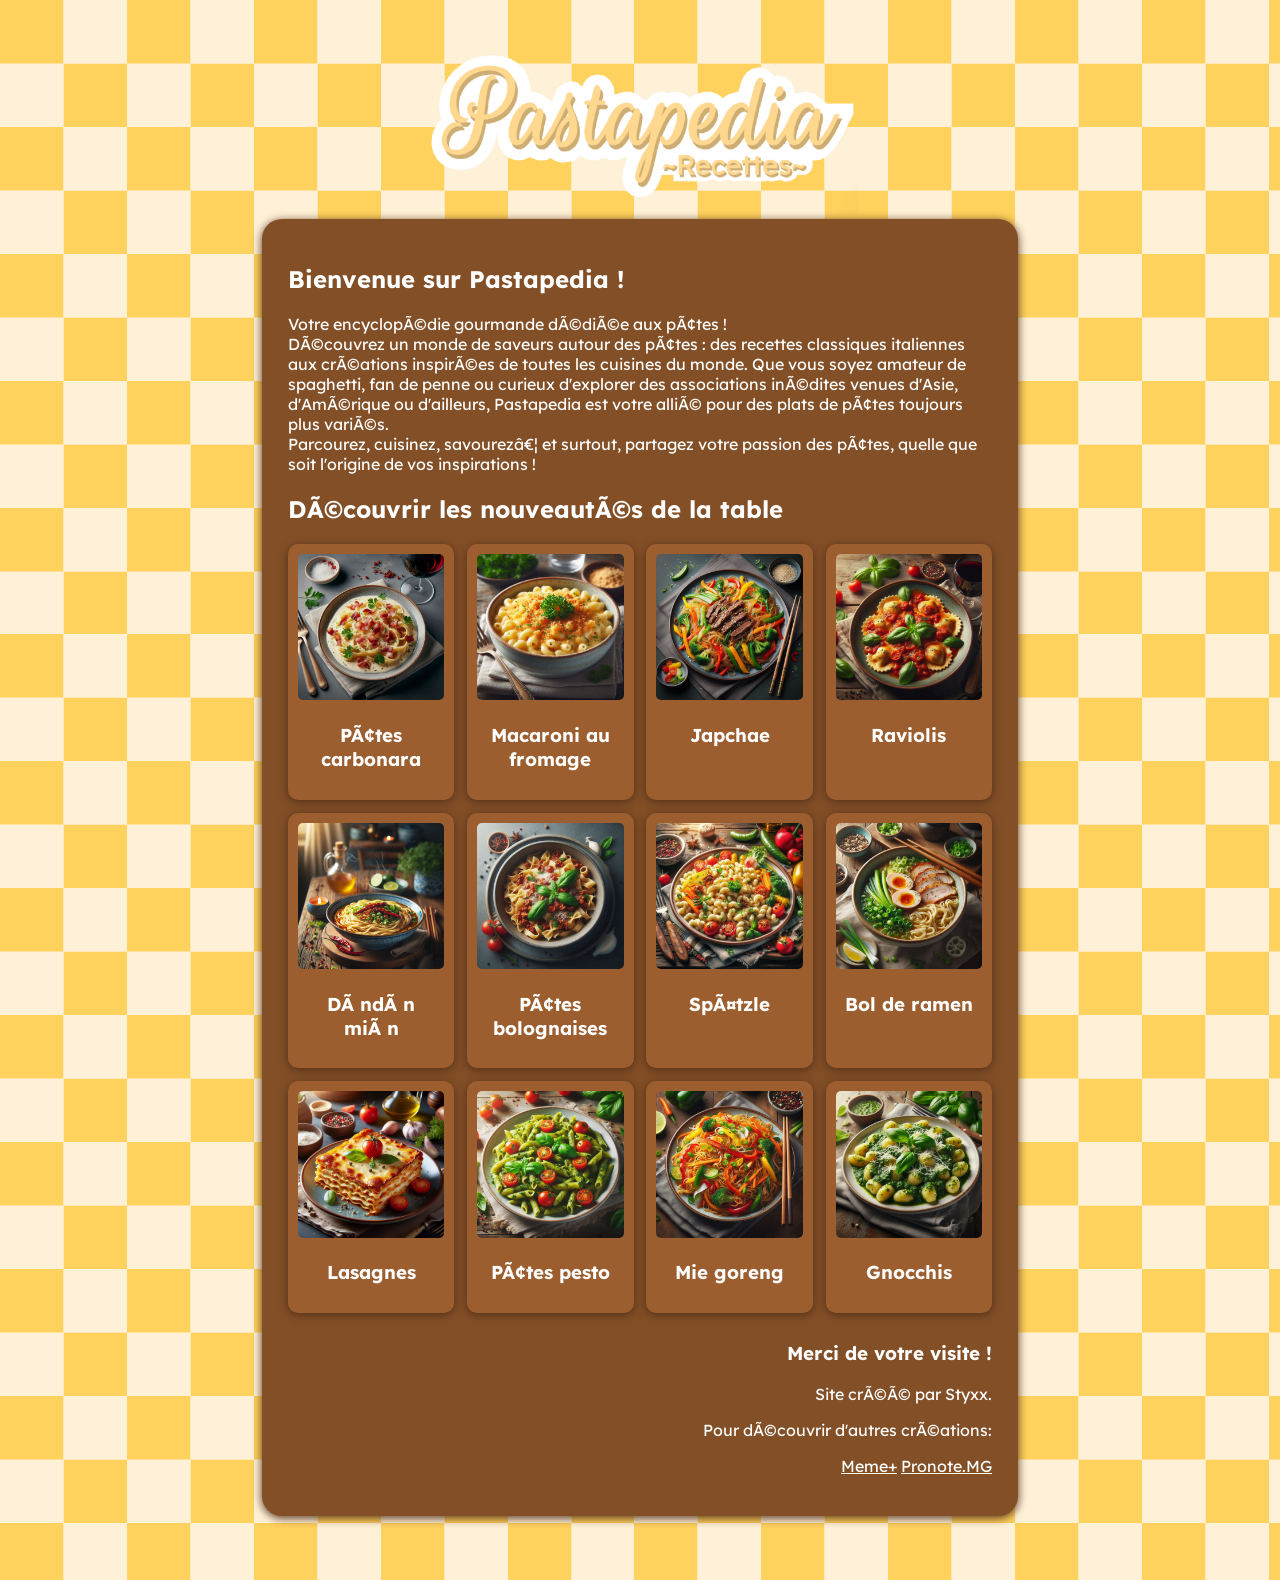
<file: index.html>
<!DOCTYPE html>
<html>
	<head>
		<meta charset="uft-8">
		<title>Pastapedia</title>
		<meta name="viewport" content="width=device-width, initial-scale=1.0">
		<link rel="icon" href="pictures/favicon.svg">
		<link rel="stylesheet" href='style.css'>
        <link rel="preconnect" href="https://fonts.googleapis.com">
        <link rel="preconnect" href="https://fonts.gstatic.com" crossorigin>
        <link href="https://fonts.googleapis.com/css2?family=Lexend:wght@100..900&display=swap" rel="stylesheet">
    </head>
	
	<body>
        <a href="index.html"><img src="pictures/logo.png" id="logo"></a>
        <div id="content">
            <h2>Bienvenue sur Pastapedia !</h2> 
            <p>Votre encyclopédie gourmande dédiée aux pâtes !<br>
            Découvrez un monde de saveurs autour des pâtes : des recettes classiques italiennes aux créations inspirées de toutes les cuisines du monde. Que vous soyez amateur de spaghetti, fan de penne ou curieux d'explorer des associations inédites venues d'Asie, d'Amérique ou d'ailleurs, Pastapedia est votre allié pour des plats de pâtes toujours plus variés.
            <br>Parcourez, cuisinez, savourez… et surtout, partagez votre passion des pâtes, quelle que soit l'origine de vos inspirations !</p>
            <h2>Découvrir les nouveautés de la table</h2>
            <div id="discover">
                <div class="recette-list">
                    <a href="carbonara.html">
                        <img src="pictures/recettes/carbonara.jpg" class="illu">
                        <h3>Pâtes carbonara</h3>
                    </a>
                </div>
                <div class="recette-list">
                    <a href="macaroni.html">
                        <img src="pictures/recettes/macaroni.jpg" class="illu">
                        <h3>Macaroni au fromage</h3>
                    </a>
                </div>
                <div class="recette-list">
                    <a href="japchae.html">
                        <img src="pictures/recettes/japchae.jpg" class="illu">
                        <h3>Japchae</h3>
                    </a>
                </div>
                <div class="recette-list">
                    <a href="raviolis.html">
                        <img src="pictures/recettes/raviolis.jpg" class="illu">
                        <h3>Raviolis</h3>
                    </a>
                </div>
                <div class="recette-list">
                    <a href="dandan.html">
                        <img src="pictures/recettes/dandan.jpg" class="illu">
                        <h3>Dàndàn miàn</h3>
                    </a>
                </div>
                <div class="recette-list">
                    <a href="bolognaise.html">
                        <img src="pictures/recettes/bolognaise.jpg" class="illu">
                        <h3>Pâtes bolognaises</h3>
                    </a>
                </div>
                <div class="recette-list">
                    <a href="spatzle.html">
                        <img src="pictures/recettes/spatzle.jpg" class="illu">
                        <h3>Spätzle</h3>
                    </a>
                </div>
                <div class="recette-list">
                    <a href="ramen.html">
                        <img src="pictures/recettes/ramen.png" class="illu">
                        <h3>Bol de ramen</h3>
                    </a>
                </div>
                <div class="recette-list">
                    <a href="lasagnes.html">
                        <img src="pictures/recettes/lasagna.jpg" class="illu">
                        <h3>Lasagnes</h3>
                    </a>
                </div>
                <div class="recette-list">
                    <a href="pesto.html">
                        <img src="pictures/recettes/pesto.png" class="illu">
                        <h3>Pâtes pesto</h3>
                    </a>
                </div>
                <div class="recette-list">
                    <a href="bakmigoreng.html">
                        <img src="pictures/recettes/bakmigoreng.jpg" class="illu">
                        <h3>Mie goreng</h3>
                    </a>
                </div>
                <div class="recette-list">
                    <a href="gnocchis.html">
                        <img src="pictures/recettes/gnocchis.jpg" class="illu">
                        <h3>Gnocchis</h3>
                    </a>
                </div>
            </div>
            <div id="footer">
                <h3>Merci de votre visite !</h3>
                <p>Site créé par Styxx.</p>
                <p>Pour découvrir d'autres créations:</p>
                <a href="https://styx83.github.io/memeplus/" target="_blank">Meme+</a>
                <a href="https://styx83.github.io/pronote.mg/" target="_blank">Pronote.MG</a>
            </div>
        </div>
	</body>
</html>
</file>
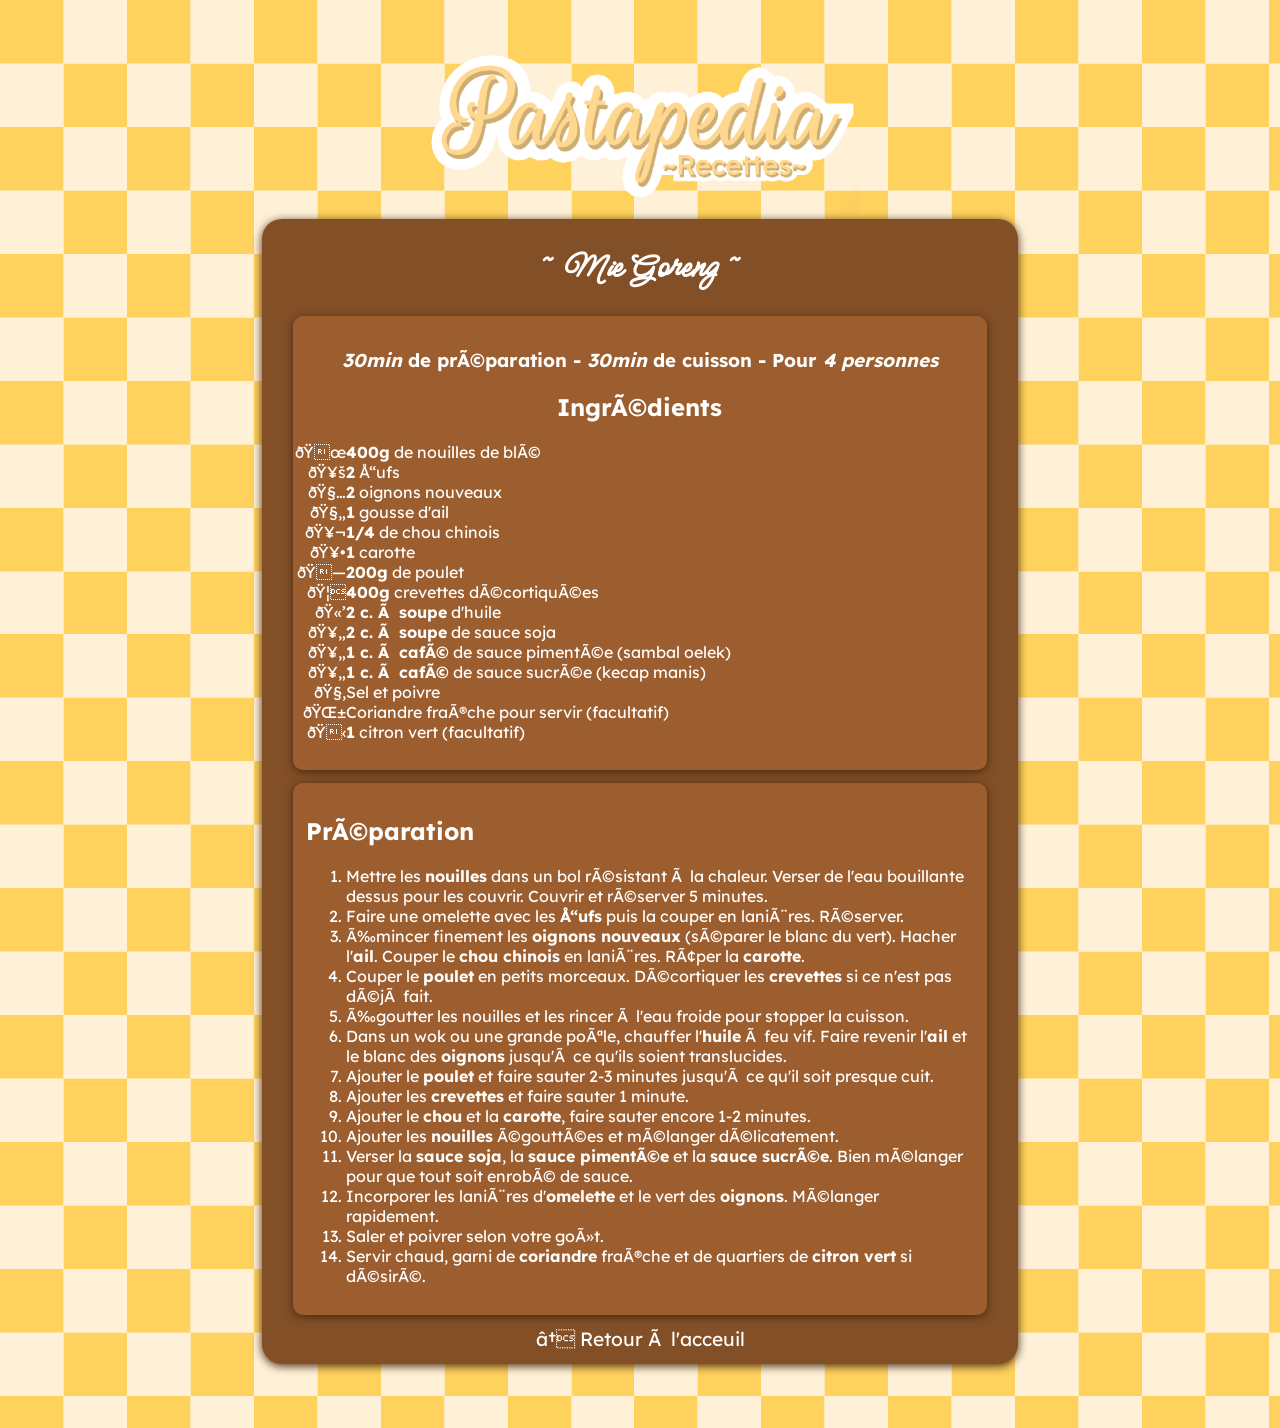
<file: bakmigoreng.html>
<!DOCTYPE html>

<html>
<head>
    <meta charset="uft-8">
    <title>Mie Goreng - Pastapedia</title>
    <meta name="viewport" content="width=device-width, initial-scale=1.0">
    <link rel="icon" href="pictures/favicon.svg">
    <link rel="stylesheet" href='style.css'>
    <link rel="preconnect" href="https://fonts.googleapis.com">
    <link rel="preconnect" href="https://fonts.gstatic.com" crossorigin>
    <link href="https://fonts.googleapis.com/css2?family=Lexend:wght@100..900&display=swap" rel="stylesheet">
    <link href="https://fonts.googleapis.com/css2?family=Meow+Script&display=swap" rel="stylesheet">
</head>

<body>
<a href="index.html">
    <img src="pictures/logo.png" id="logo">
</a>
<div id="content-recette">
    <h1>~ Mie Goreng ~</h1>
    <div id="recette-ingredients">
        <h3><i>30min</i> de préparation - <i>30min</i> de cuisson - Pour <i>4 personnes</i></h3>
        <h2>Ingrédients</h2>
        <ul class="liste_ingredients">
            <li style="list-style-type: '🍜';"> <b>400g</b> de nouilles de blé</li>
            <li style="list-style-type: '🥚';"> <b>2</b> œufs</li>
            <li style="list-style-type: '🧅';"> <b>2</b> oignons nouveaux</li>
            <li style="list-style-type: '🧄';"> <b>1</b> gousse d'ail</li>
            <li style="list-style-type: '🥬';"> <b>1/4</b> de chou chinois</li>
            <li style="list-style-type: '🥕';"> <b>1</b> carotte</li>
            <li style="list-style-type: '🍗';"> <b>200g</b> de poulet</li>
            <li style="list-style-type: '🦐';"> <b>400g</b> crevettes décortiquées</li>
            <li style="list-style-type: '🫒';"> <b>2 c. à soupe</b> d'huile</li>
            <li style="list-style-type: '🥄';"> <b>2 c. à soupe</b> de sauce soja</li>
            <li style="list-style-type: '🥄';"> <b>1 c. à café</b> de sauce pimentée (sambal oelek)</li>
            <li style="list-style-type: '🥄';"> <b>1 c. à café</b> de sauce sucrée (kecap manis)</li>
            <li style="list-style-type: '🧂';"> Sel et poivre</li>
            <li style="list-style-type: '🌱';"> Coriandre fraîche pour servir (facultatif)</li>
            <li style="list-style-type: '🍋';"> <b>1</b> citron vert (facultatif)</li>
        </ul>
    </div>
    <div id="recette-preparation">
        <h2>Préparation</h2>
        <ol>
            <li>Mettre les <b>nouilles</b> dans un bol résistant à la chaleur. Verser de l'eau bouillante dessus pour les couvrir. Couvrir et réserver 5 minutes.</li>
            <li>Faire une omelette avec les <b>œufs</b> puis la couper en lanières. Réserver.</li>
            <li>Émincer finement les <b>oignons nouveaux</b> (séparer le blanc du vert). Hacher l'<b>ail</b>. Couper le <b>chou chinois</b> en lanières. Râper la <b>carotte</b>.</li>
            <li>Couper le <b>poulet</b> en petits morceaux. Décortiquer les <b>crevettes</b> si ce n'est pas déjà fait.</li>
            <li>Égoutter les nouilles et les rincer à l'eau froide pour stopper la cuisson.</li>
            <li>Dans un wok ou une grande poêle, chauffer l'<b>huile</b> à feu vif. Faire revenir l'<b>ail</b> et le blanc des <b>oignons</b> jusqu'à ce qu'ils soient translucides.</li>
            <li>Ajouter le <b>poulet</b> et faire sauter 2-3 minutes jusqu'à ce qu'il soit presque cuit.</li>
            <li>Ajouter les <b>crevettes</b> et faire sauter 1 minute.</li>
            <li>Ajouter le <b>chou</b> et la <b>carotte</b>, faire sauter encore 1-2 minutes.</li>
            <li>Ajouter les <b>nouilles</b> égouttées et mélanger délicatement.</li>
            <li>Verser la <b>sauce soja</b>, la <b>sauce pimentée</b> et la <b>sauce sucrée</b>. Bien mélanger pour que tout soit enrobé de sauce.</li>
            <li>Incorporer les lanières d'<b>omelette</b> et le vert des <b>oignons</b>. Mélanger rapidement.</li>
            <li>Saler et poivrer selon votre goût.</li>
            <li>Servir chaud, garni de <b>coriandre</b> fraîche et de quartiers de <b>citron vert</b> si désiré.</li>
        </ol>
    </div>
    <a href="index.html" class="return">← Retour à l'acceuil</a>
</div>
</body>
</html>
</file>
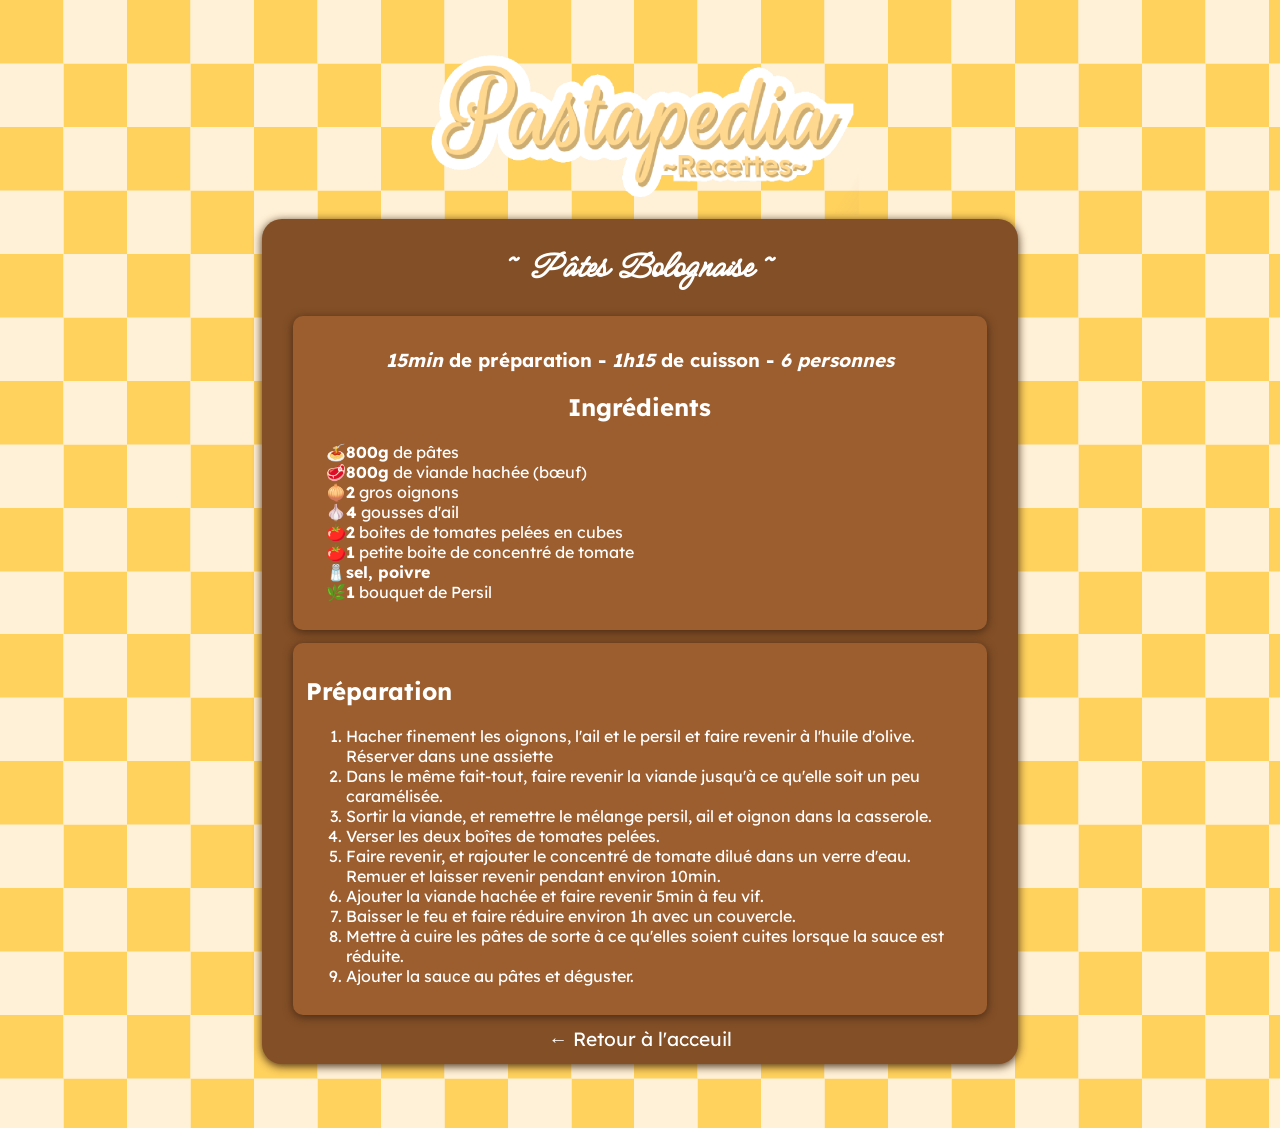
<file: bolognaise.html>
<!DOCTYPE html>
<html>
	<head>
		<meta charset="utf-8">
		<title>Bolognaise - Pastapedia</title>
		<meta name="viewport" content="width=device-width, initial-scale=1.0">
		<link rel="icon" href="pictures/favicon.svg">
		<link rel="stylesheet" href='style.css'>
		<link rel="preconnect" href="https://fonts.googleapis.com">
		<link rel="preconnect" href="https://fonts.gstatic.com" crossorigin>
		<link href="https://fonts.googleapis.com/css2?family=Lexend:wght@100..900&display=swap" rel="stylesheet">
        <link href="https://fonts.googleapis.com/css2?family=Meow+Script&display=swap" rel="stylesheet">
    </head>
	<body>
		<a href="index.html">
            <img src="pictures/logo.png" id="logo">
        </a>
		<div id="content-recette">
			<h1>~ Pâtes Bolognaise ~</h1>
			<div id="recette-ingredients">
				<h3><i>15min</i> de préparation - <i>1h15</i> de cuisson -  <i>6 personnes</i></h3>
				<h2>Ingrédients</h2>
				<ul class="liste_ingredients">
					<li style="list-style-type: '🍝';"> <b>800g</b> de pâtes</li>
					<li style="list-style-type: '🥩';"> <b>800g</b> de viande hachée (bœuf)</li>
					<li style="list-style-type: '🧅';"> <b>2</b> gros oignons</li>
					<li style="list-style-type: '🧄';"> <b>4</b> gousses d'ail</li>
					<li style="list-style-type: '🍅';"> <b>2</b> boites de tomates pelées en cubes</li>
                    <li style="list-style-type: '🍅';"> <b>1</b> petite boite de concentré de tomate</li>
					<li style="list-style-type: '🧂';"> <b>sel, poivre</b></li>
					<li style="list-style-type: '🌿';"> <b>1</b> bouquet de Persil</li>
				</ul>
			</div>
			<div id="recette-preparation">
				<h2>Préparation</h2>
				<ol>
					<li>Hacher finement les oignons, l'ail et le persil et faire revenir à l'huile d'olive. Réserver dans une assiette</li>
					<li>Dans le même fait-tout, faire revenir la viande jusqu'à ce qu'elle soit un peu caramélisée.</li>
					<li>Sortir la viande, et remettre le mélange persil, ail et oignon dans la casserole.</li>
					<li>Verser les deux boîtes de tomates pelées.</li>
					<li>Faire revenir, et rajouter le concentré de tomate dilué dans un verre d'eau. Remuer et laisser revenir pendant environ 10min.</li>
					<li>Ajouter la viande hachée et faire revenir 5min à feu vif.</li>
                    <li>Baisser le feu et faire réduire environ 1h avec un couvercle.</li>
                    <li>Mettre à cuire les pâtes de sorte à ce qu'elles soient cuites lorsque la sauce est réduite.</li>
                    <li>Ajouter la sauce au pâtes et déguster.</li>
				</ol>
			</div>
			<a href="index.html" class="return">← Retour à l'acceuil</a>
		</div>
	</body>
</html>
</file>
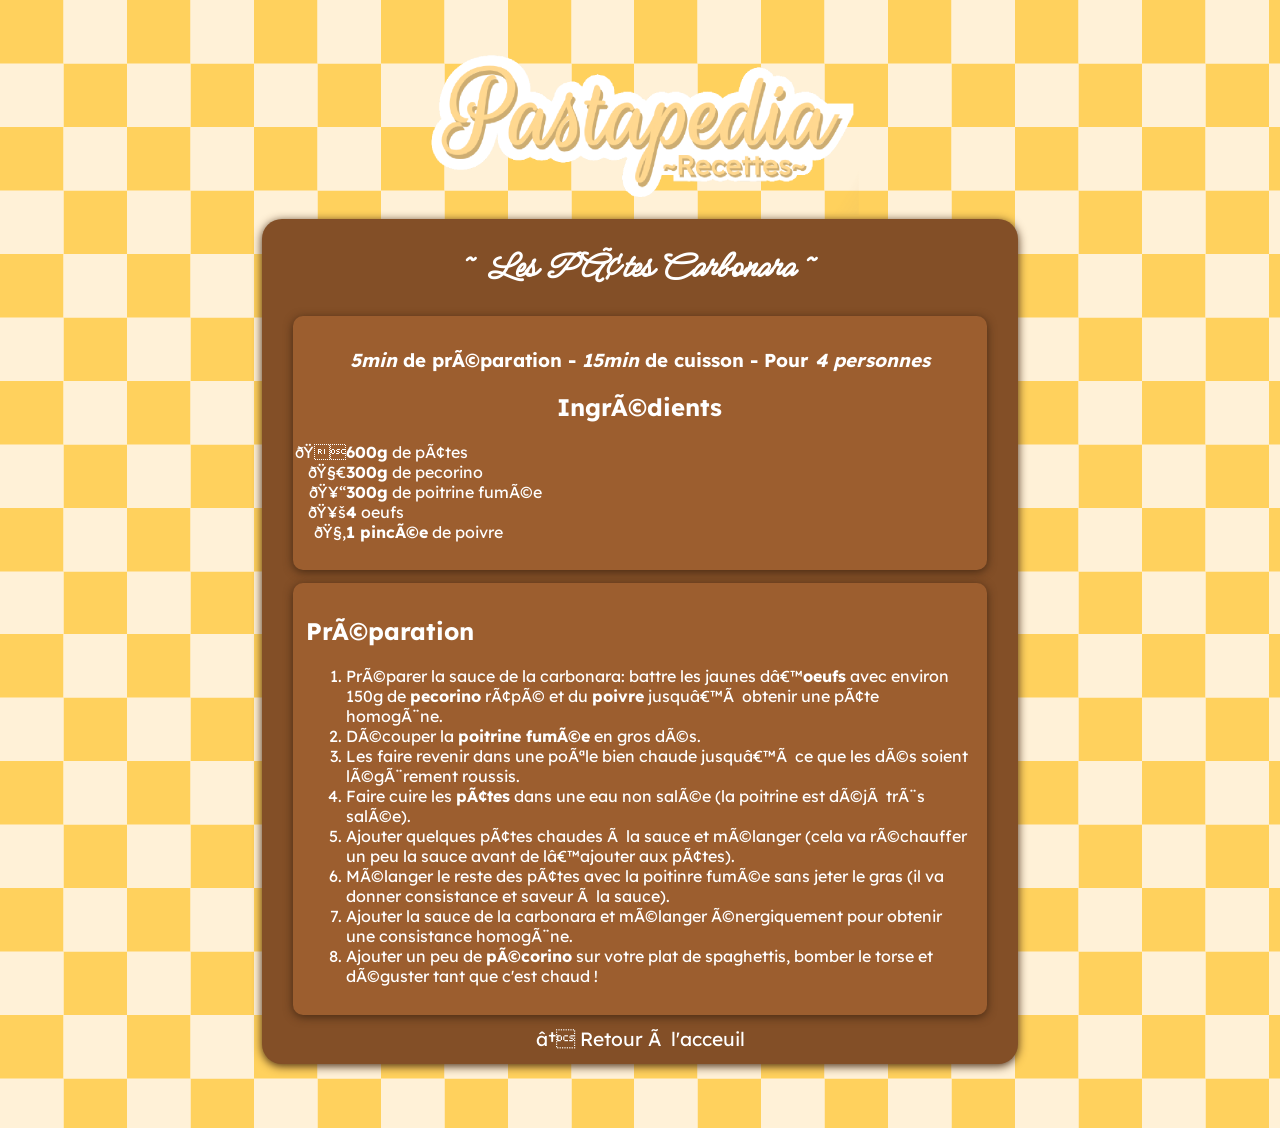
<file: carbonara.html>
<!DOCTYPE html>

<html>
	<head>
		<meta charset="uft-8">
		<title>Carbonara - Pastapedia</title>
		<meta name="viewport" content="width=device-width, initial-scale=1.0"/>
		<link rel="icon" href="pictures/favicon.svg">
		<link rel="stylesheet" href='style.css'>
        <link rel="preconnect" href="https://fonts.googleapis.com">
        <link rel="preconnect" href="https://fonts.gstatic.com" crossorigin>
        <link href="https://fonts.googleapis.com/css2?family=Lexend:wght@100..900&display=swap" rel="stylesheet">
        <link href="https://fonts.googleapis.com/css2?family=Meow+Script&display=swap" rel="stylesheet">
    </head>
	
	<body>
        <a href="index.html">
            <img src="pictures/logo.png" id="logo">
        </a>
        <div id="content-recette">
            <h1>~ Les Pâtes Carbonara ~</h1>
            <div id="recette-ingredients">
                <h3><i>5min</i> de préparation - <i>15min</i> de cuisson - Pour <i>4 personnes</i></h3>
                <h2>Ingrédients</h2>
                <ul class="liste_ingredients">
                    <li style="list-style-type: '🍝';"> <b>600g</b> de pâtes</li>
                    <li style="list-style-type: '🧀';"> <b>300g</b> de pecorino</li>
                    <li style="list-style-type: '🥓';"> <b>300g</b> de poitrine fumée</li>
                    <li style="list-style-type: '🥚';"> <b>4</b> oeufs</li>
                    <li style="list-style-type: '🧂';"> <b>1 pincée</b> de poivre</li>
                </ul>
            </div>
            <div id="recette-preparation">
                <h2>Préparation</h2>
                <ol>
                    <li>Préparer la sauce de la carbonara: battre les jaunes d’<b>oeufs</b> avec environ 150g de <b>pecorino</b> râpé et du <b>poivre</b> jusqu’à obtenir une pâte homogène.</li>
                    <li>Découper la <b>poitrine fumée</b> en gros dés.</li>
                    <li>Les faire revenir dans une poêle bien chaude jusqu’à ce que les dés soient légèrement roussis.</li>
                    <li>Faire cuire les <b>pâtes</b> dans une eau non salée (la poitrine est déjà très salée).</li>
                    <li>Ajouter quelques pâtes chaudes à la sauce et mélanger (cela va réchauffer un peu la sauce avant de l’ajouter aux pâtes).</li>
                    <li>Mélanger le reste des pâtes avec la poitinre fumée sans jeter le gras (il va donner consistance et saveur à la sauce).</li>
                    <li>Ajouter la sauce de la carbonara et mélanger énergiquement pour obtenir une consistance homogène.</li>
                    <li>Ajouter un peu de <b>pécorino</b> sur votre plat de spaghettis, bomber le torse et déguster tant que c'est chaud !</li>
                </ol>
            </div>
            <a href="index.html" class="return">← Retour à l'acceuil</a>
        </div>
	</body>
</html>
</file>
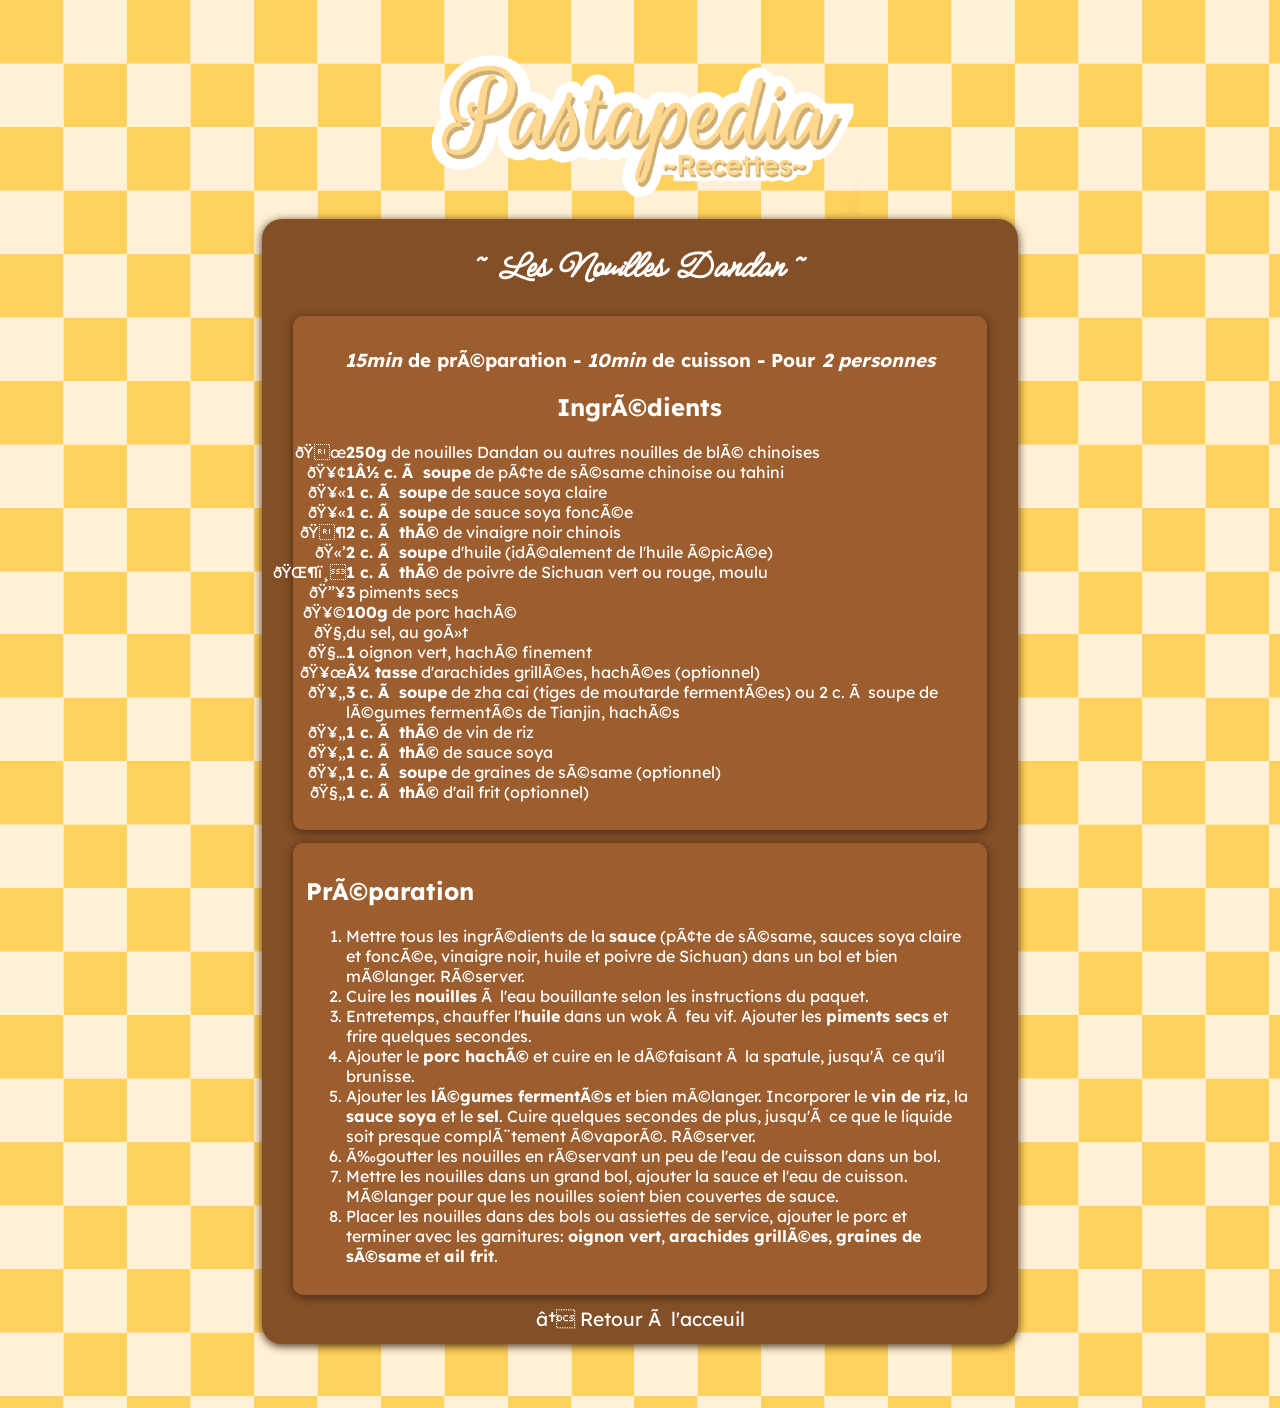
<file: dandan.html>
<!DOCTYPE html>

<html>
<head>
    <meta charset="uft-8">
    <title>DanDan Mian - Pastapedia</title>
    <meta name="viewport" content="width=device-width, initial-scale=1.0">
    <link rel="icon" href="pictures/favicon.svg">
    <link rel="stylesheet" href='style.css'>
    <link rel="preconnect" href="https://fonts.googleapis.com">
    <link rel="preconnect" href="https://fonts.gstatic.com" crossorigin>
    <link href="https://fonts.googleapis.com/css2?family=Lexend:wght@100..900&display=swap" rel="stylesheet">
    <link href="https://fonts.googleapis.com/css2?family=Meow+Script&display=swap" rel="stylesheet">
</head>

<body>
<a href="index.html">
    <img src="pictures/logo.png" id="logo">
</a>
<div id="content-recette">
    <h1>~ Les Nouilles Dandan ~</h1>
    <div id="recette-ingredients">
        <h3><i>15min</i> de préparation - <i>10min</i> de cuisson - Pour <i>2 personnes</i></h3>
        <h2>Ingrédients</h2>
        <ul class="liste_ingredients">
            <li style="list-style-type: '🍜';"> <b>250g</b> de nouilles Dandan ou autres nouilles de blé chinoises</li>
            <li style="list-style-type: '🥢';"> <b>1½ c. à soupe</b> de pâte de sésame chinoise ou tahini</li>
            <li style="list-style-type: '🥫';"> <b>1 c. à soupe</b> de sauce soya claire</li>
            <li style="list-style-type: '🥫';"> <b>1 c. à soupe</b> de sauce soya foncée</li>
            <li style="list-style-type: '🍶';"> <b>2 c. à thé</b> de vinaigre noir chinois</li>
            <li style="list-style-type: '🫒';"> <b>2 c. à soupe</b> d'huile (idéalement de l'huile épicée)</li>
            <li style="list-style-type: '🌶️';"> <b>1 c. à thé</b> de poivre de Sichuan vert ou rouge, moulu</li>
            <li style="list-style-type: '🔥';"> <b>3</b> piments secs</li>
            <li style="list-style-type: '🥩';"> <b>100g</b> de porc haché</li>
            <li style="list-style-type: '🧂';"> du sel, au goût</li>
            <li style="list-style-type: '🧅';"> <b>1</b> oignon vert, haché finement</li>
            <li style="list-style-type: '🥜';"> <b>¼ tasse</b> d'arachides grillées, hachées (optionnel)</li>
            <li style="list-style-type: '🥄';"> <b>3 c. à soupe</b> de zha cai (tiges de moutarde fermentées) ou 2 c. à soupe de légumes fermentés de Tianjin, hachés</li>
            <li style="list-style-type: '🥄';"> <b>1 c. à thé</b> de vin de riz</li>
            <li style="list-style-type: '🥄';"> <b>1 c. à thé</b> de sauce soya</li>
            <li style="list-style-type: '🥄';"> <b>1 c. à soupe</b> de graines de sésame (optionnel)</li>
            <li style="list-style-type: '🧄';"> <b>1 c. à thé</b> d'ail frit (optionnel)</li>
        </ul>
    </div>
    <div id="recette-preparation">
        <h2>Préparation</h2>
        <ol>
            <li>Mettre tous les ingrédients de la <b>sauce</b> (pâte de sésame, sauces soya claire et foncée, vinaigre noir, huile et poivre de Sichuan) dans un bol et bien mélanger. Réserver.</li>
            <li>Cuire les <b>nouilles</b> à l'eau bouillante selon les instructions du paquet.</li>
            <li>Entretemps, chauffer l'<b>huile</b> dans un wok à feu vif. Ajouter les <b>piments secs</b> et frire quelques secondes.</li>
            <li>Ajouter le <b>porc haché</b> et cuire en le défaisant à la spatule, jusqu'à ce qu'il brunisse.</li>
            <li>Ajouter les <b>légumes fermentés</b> et bien mélanger. Incorporer le <b>vin de riz</b>, la <b>sauce soya</b> et le <b>sel</b>. Cuire quelques secondes de plus, jusqu'à ce que le liquide soit presque complètement évaporé. Réserver.</li>
            <li>Égoutter les nouilles en réservant un peu de l'eau de cuisson dans un bol.</li>
            <li>Mettre les nouilles dans un grand bol, ajouter la sauce et l'eau de cuisson. Mélanger pour que les nouilles soient bien couvertes de sauce.</li>
            <li>Placer les nouilles dans des bols ou assiettes de service, ajouter le porc et terminer avec les garnitures: <b>oignon vert</b>, <b>arachides grillées</b>, <b>graines de sésame</b> et <b>ail frit</b>.</li>
        </ol>
    </div>
    <a href="index.html" class="return">← Retour à l'acceuil</a>
</div>
</body>
</html>
</file>
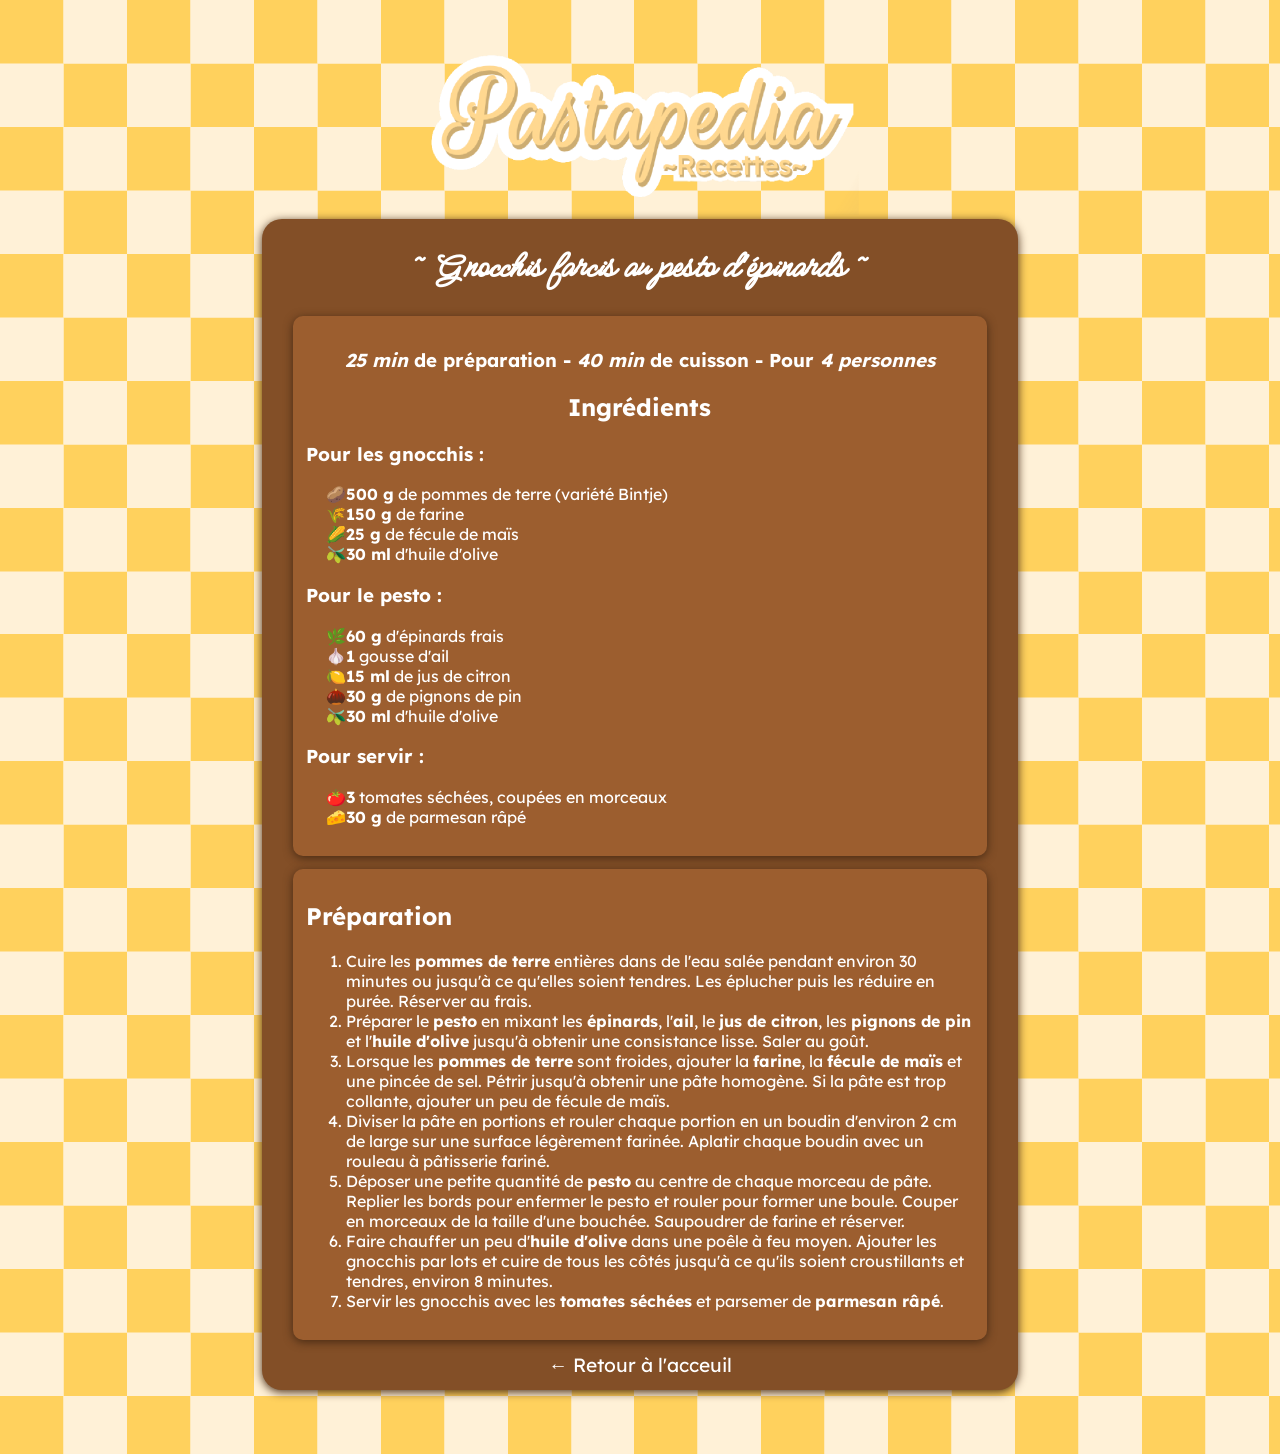
<file: gnocchis.html>
<!DOCTYPE html>
<html>
	<head>
		<meta charset="utf-8">
		<title>Gnocchis farcis au pesto d'épinards - Pastapedia</title>
		<meta name="viewport" content="width=device-width, initial-scale=1.0">
		<link rel="icon" href="pictures/favicon.svg">
		<link rel="stylesheet" href="style.css">
		<link rel="preconnect" href="https://fonts.googleapis.com">
		<link rel="preconnect" href="https://fonts.gstatic.com" crossorigin>
		<link href="https://fonts.googleapis.com/css2?family=Lexend:wght@100..900&display=swap" rel="stylesheet">
		<link href="https://fonts.googleapis.com/css2?family=Meow+Script&display=swap" rel="stylesheet">
	</head>
	<body>
		<a href="index.html">
			<img src="pictures/logo.png" id="logo">
		</a>
		<div id="content-recette">
			<h1>~ Gnocchis farcis au pesto d'épinards ~</h1>
			<div id="recette-ingredients">
				<h3><i>25 min</i> de préparation - <i>40 min</i> de cuisson - Pour <i>4 personnes</i></h3>
				<h2>Ingrédients</h2>
				<h3 class="clue">Pour les gnocchis :</h3>
				<ul class="liste_ingredients">
					<li style="list-style-type: '🥔';"> <b>500 g</b> de pommes de terre (variété Bintje)</li>
					<li style="list-style-type: '🌾';"> <b>150 g</b> de farine</li>
					<li style="list-style-type: '🌽';"> <b>25 g</b> de fécule de maïs</li>
					<li style="list-style-type: '🫒';"> <b>30 ml</b> d'huile d'olive</li>
				</ul>
				<h3 class="clue">Pour le pesto :</h3>
				<ul class="liste_ingredients">
					<li style="list-style-type: '🌿';"> <b>60 g</b> d'épinards frais</li>
					<li style="list-style-type: '🧄';"> <b>1</b> gousse d'ail</li>
					<li style="list-style-type: '🍋';"> <b>15 ml</b> de jus de citron</li>
					<li style="list-style-type: '🌰';"> <b>30 g</b> de pignons de pin</li>
					<li style="list-style-type: '🫒';"> <b>30 ml</b> d'huile d'olive</li>
				</ul>
				<h3 class="clue">Pour servir :</h3>
				<ul class="liste_ingredients">
					<li style="list-style-type: '🍅';"> <b>3</b> tomates séchées, coupées en morceaux</li>
					<li style="list-style-type: '🧀';"> <b>30 g</b> de parmesan râpé</li>
				</ul>
			</div>
			<div id="recette-preparation">
				<h2>Préparation</h2>
				<ol>
					<li>Cuire les <b>pommes de terre</b> entières dans de l'eau salée pendant environ 30 minutes ou jusqu'à ce qu'elles soient tendres. Les éplucher puis les réduire en purée. Réserver au frais.</li>
					<li>Préparer le <b>pesto</b> en mixant les <b>épinards</b>, l'<b>ail</b>, le <b>jus de citron</b>, les <b>pignons de pin</b> et l'<b>huile d'olive</b> jusqu'à obtenir une consistance lisse. Saler au goût.</li>
					<li>Lorsque les <b>pommes de terre</b> sont froides, ajouter la <b>farine</b>, la <b>fécule de maïs</b> et une pincée de sel. Pétrir jusqu'à obtenir une pâte homogène. Si la pâte est trop collante, ajouter un peu de fécule de maïs.</li>
					<li>Diviser la pâte en portions et rouler chaque portion en un boudin d'environ 2 cm de large sur une surface légèrement farinée. Aplatir chaque boudin avec un rouleau à pâtisserie fariné.</li>
					<li>Déposer une petite quantité de <b>pesto</b> au centre de chaque morceau de pâte. Replier les bords pour enfermer le pesto et rouler pour former une boule. Couper en morceaux de la taille d'une bouchée. Saupoudrer de farine et réserver.</li>
					<li>Faire chauffer un peu d'<b>huile d'olive</b> dans une poêle à feu moyen. Ajouter les gnocchis par lots et cuire de tous les côtés jusqu'à ce qu'ils soient croustillants et tendres, environ 8 minutes.</li>
					<li>Servir les gnocchis avec les <b>tomates séchées</b> et parsemer de <b>parmesan râpé</b>.</li>
				</ol>
			</div>
			<a href="index.html" class="return">← Retour à l'acceuil</a>
		</div>
	</body>
</html>
</file>
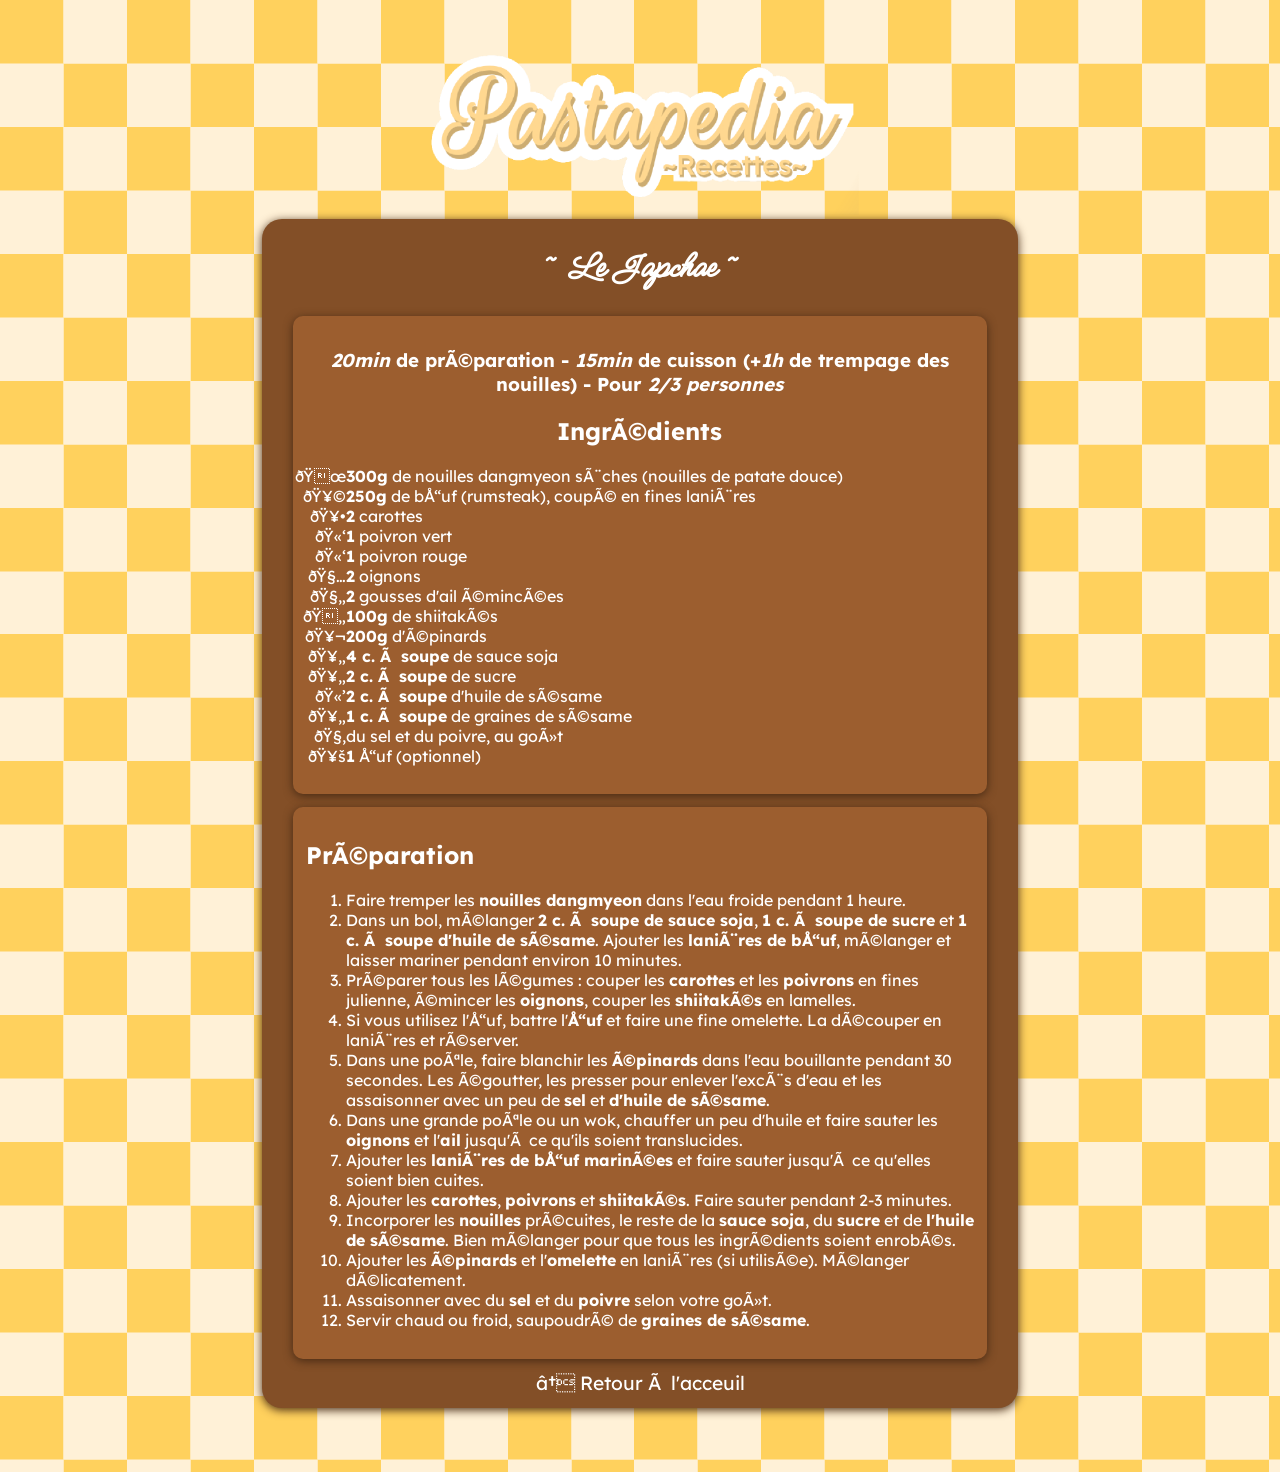
<file: japchae.html>
<!DOCTYPE html>

<html>
<head>
    <meta charset="uft-8">
    <title>Japchae - Pastapedia</title>
    <meta name="viewport" content="width=device-width, initial-scale=1.0">
    <link rel="icon" href="pictures/favicon.svg">
    <link rel="stylesheet" href='style.css'>
    <link rel="preconnect" href="https://fonts.googleapis.com">
    <link rel="preconnect" href="https://fonts.gstatic.com" crossorigin>
    <link href="https://fonts.googleapis.com/css2?family=Lexend:wght@100..900&display=swap" rel="stylesheet">
    <link href="https://fonts.googleapis.com/css2?family=Meow+Script&display=swap" rel="stylesheet">
</head>

<body>
<a href="index.html">
    <img src="pictures/logo.png" id="logo">
</a>
<div id="content-recette">
    <h1>~ Le Japchae ~</h1>
    <div id="recette-ingredients">
        <h3><i>20min</i> de préparation - <i>15min</i> de cuisson (+<i>1h</i> de trempage des nouilles) - Pour <i>2/3 personnes</i></h3>
        <h2>Ingrédients</h2>
        <ul class="liste_ingredients">
            <li style="list-style-type: '🍜';"> <b>300g</b> de nouilles dangmyeon sèches (nouilles de patate douce)</li>
            <li style="list-style-type: '🥩';"> <b>250g</b> de bœuf (rumsteak), coupé en fines lanières</li>
            <li style="list-style-type: '🥕';"> <b>2</b> carottes</li>
            <li style="list-style-type: '🫑';"> <b>1</b> poivron vert</li>
            <li style="list-style-type: '🫑';"> <b>1</b> poivron rouge</li>
            <li style="list-style-type: '🧅';"> <b>2</b> oignons</li>
            <li style="list-style-type: '🧄';"> <b>2</b> gousses d'ail émincées</li>
            <li style="list-style-type: '🍄';"> <b>100g</b> de shiitakés</li>
            <li style="list-style-type: '🥬';"> <b>200g</b> d'épinards</li>
            <li style="list-style-type: '🥄';"> <b>4 c. à soupe</b> de sauce soja</li>
            <li style="list-style-type: '🥄';"> <b>2 c. à soupe</b> de sucre</li>
            <li style="list-style-type: '🫒';"> <b>2 c. à soupe</b> d'huile de sésame</li>
            <li style="list-style-type: '🥄';"> <b>1 c. à soupe</b> de graines de sésame</li>
            <li style="list-style-type: '🧂';"> du sel et du poivre, au goût</li>
            <li style="list-style-type: '🥚';"> <b>1</b> œuf (optionnel)</li>
        </ul>
    </div>
    <div id="recette-preparation">
        <h2>Préparation</h2>
        <ol>
            <li>Faire tremper les <b>nouilles dangmyeon</b> dans l'eau froide pendant 1 heure. </li>
            <li>Dans un bol, mélanger <b>2 c. à soupe de sauce soja</b>, <b>1 c. à soupe de sucre</b> et <b>1 c. à soupe d'huile de sésame</b>. Ajouter les <b>lanières de bœuf</b>, mélanger et laisser mariner pendant environ 10 minutes.</li>
            <li>Préparer tous les légumes : couper les <b>carottes</b> et les <b>poivrons</b> en fines julienne, émincer les <b>oignons</b>, couper les <b>shiitakés</b> en lamelles.</li>
            <li>Si vous utilisez l'œuf, battre l'<b>œuf</b> et faire une fine omelette. La découper en lanières et réserver.</li>
            <li>Dans une poêle, faire blanchir les <b>épinards</b> dans l'eau bouillante pendant 30 secondes. Les égoutter, les presser pour enlever l'excès d'eau et les assaisonner avec un peu de <b>sel</b> et <b>d'huile de sésame</b>.</li>
            <li>Dans une grande poêle ou un wok, chauffer un peu d'huile et faire sauter les <b>oignons</b> et l'<b>ail</b> jusqu'à ce qu'ils soient translucides.</li>
            <li>Ajouter les <b>lanières de bœuf marinées</b> et faire sauter jusqu'à ce qu'elles soient bien cuites.</li>
            <li>Ajouter les <b>carottes</b>, <b>poivrons</b> et <b>shiitakés</b>. Faire sauter pendant 2-3 minutes.</li>
            <li>Incorporer les <b>nouilles</b> précuites, le reste de la <b>sauce soja</b>, du <b>sucre</b> et de <b>l'huile de sésame</b>. Bien mélanger pour que tous les ingrédients soient enrobés.</li>
            <li>Ajouter les <b>épinards</b> et l'<b>omelette</b> en lanières (si utilisée). Mélanger délicatement.</li>
            <li>Assaisonner avec du <b>sel</b> et du <b>poivre</b> selon votre goût.</li>
            <li>Servir chaud ou froid, saupoudré de <b>graines de sésame</b>.</li>
        </ol>
    </div>
    <a href="index.html" class="return">← Retour à l'acceuil</a>
</div>
</body>
</html>
</file>
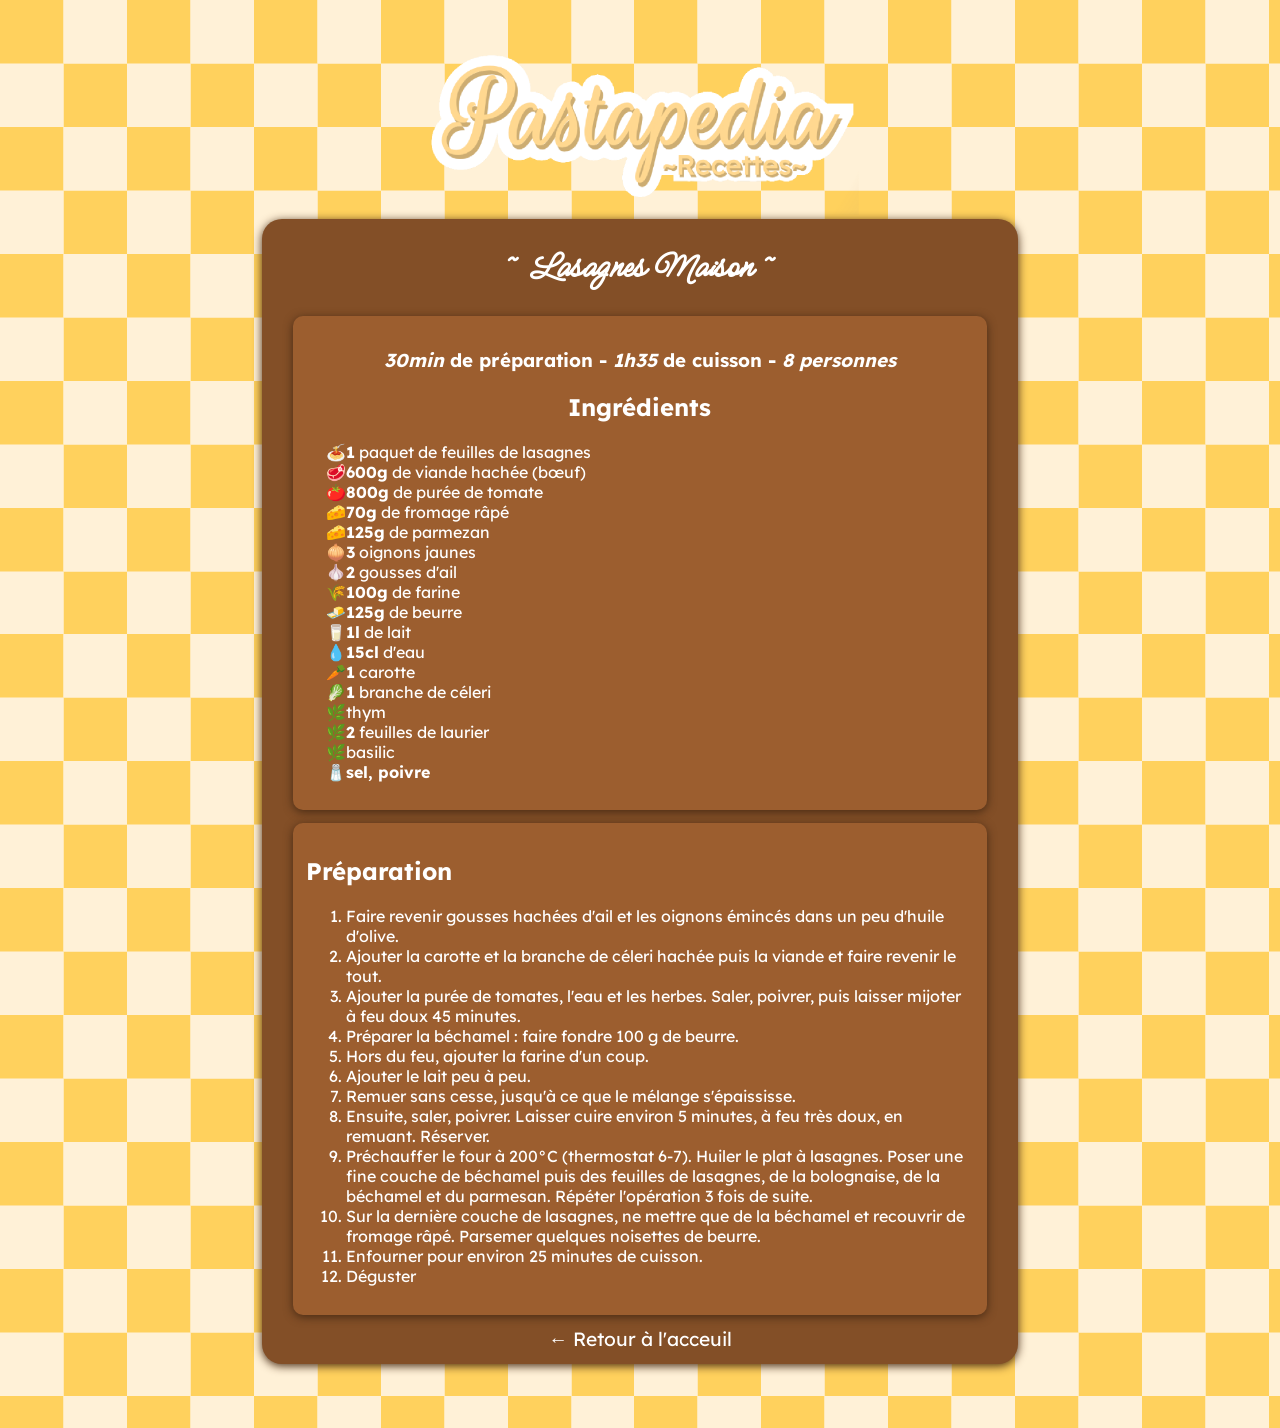
<file: lasagnes.html>
<!DOCTYPE html>
<html>
	<head>
		<meta charset="utf-8">
		<title>Lasagnes - Pastapedia</title>
		<meta name="viewport" content="width=device-width, initial-scale=1.0">
		<link rel="icon" href="pictures/favicon.svg">
		<link rel="stylesheet" href='style.css'>
		<link rel="preconnect" href="https://fonts.googleapis.com">
		<link rel="preconnect" href="https://fonts.gstatic.com" crossorigin>
		<link href="https://fonts.googleapis.com/css2?family=Lexend:wght@100..900&display=swap" rel="stylesheet">
        <link href="https://fonts.googleapis.com/css2?family=Meow+Script&display=swap" rel="stylesheet">
    </head>
	<body>
		<a href="index.html">
            <img src="pictures/logo.png" id="logo">
        </a>
		<div id="content-recette">
			<h1>~ Lasagnes Maison ~</h1>
			<div id="recette-ingredients">
				<h3><i>30min</i> de préparation - <i>1h35</i> de cuisson -  <i>8 personnes</i></h3>
				<h2>Ingrédients</h2>
				<ul class="liste_ingredients">
					<li style="list-style-type: '🍝';"> <b>1</b> paquet de feuilles de lasagnes</li>
					<li style="list-style-type: '🥩';"> <b>600g</b> de viande hachée (bœuf)</li>
                    <li style="list-style-type: '🍅';"> <b>800g</b> de purée de tomate</li>
                    <li style="list-style-type: '🧀';"> <b>70g</b> de fromage râpé</li>
                    <li style="list-style-type: '🧀';"> <b>125g</b> de parmezan</li>
                    <li style="list-style-type: '🧅';"> <b>3</b> oignons jaunes</li>
					<li style="list-style-type: '🧄';"> <b>2</b> gousses d'ail</li>
                    <li style="list-style-type: '🌾';"> <b>100g</b> de farine</li>
					<li style="list-style-type: '🧈';"> <b>125g</b> de beurre</li>
                    <li style="list-style-type: '🥛';"> <b>1l</b> de lait</li>
                    <li style="list-style-type: '💧';"> <b>15cl</b> d'eau</li>
                    <li style="list-style-type: '🥕';"> <b>1</b> carotte</li>
                    <li style="list-style-type: '🥬';"> <b>1</b> branche de céleri</li>
                    <li style="list-style-type: '🌿';"> thym </li>
                    <li style="list-style-type: '🌿';"> <b>2</b> feuilles de laurier</li>
                    <li style="list-style-type: '🌿';"> basilic</li>
                    <li style="list-style-type: '🧂';"> <b>sel, poivre</b></li>
				</ul>
			</div>
			<div id="recette-preparation">
				<h2>Préparation</h2>
				<ol>
					<li>Faire revenir gousses hachées d'ail et les oignons émincés dans un peu d'huile d'olive.</li>
					<li>Ajouter la carotte et la branche de céleri hachée puis la viande et faire revenir le tout.</li>
					<li>Ajouter la purée de tomates, l'eau et les herbes. Saler, poivrer, puis laisser mijoter à feu doux 45 minutes.</li>
					<li>Préparer la béchamel : faire fondre 100 g de beurre.</li>
					<li>Hors du feu, ajouter la farine d'un coup.</li>
                    <li>Ajouter le lait peu à peu.</li>
                    <li>Remuer sans cesse, jusqu'à ce que le mélange s'épaississe.</li>
                    <li>Ensuite, saler, poivrer. Laisser cuire environ 5 minutes, à feu très doux, en remuant. Réserver.</li>
                    <li>Préchauffer le four à 200°C (thermostat 6-7). Huiler le plat à lasagnes. Poser une fine couche de béchamel puis des feuilles de lasagnes, de la bolognaise, de la béchamel et du parmesan. Répéter l'opération 3 fois de suite.</li>
                    <li>Sur la dernière couche de lasagnes, ne mettre que de la béchamel et recouvrir de fromage râpé. Parsemer quelques noisettes de beurre.</li>
                    <li>Enfourner pour environ 25 minutes de cuisson.</li>
                    <li>Déguster</li>
                </ol>
            </div>
			<a href="index.html" class="return">← Retour à l'acceuil</a>
        </div>
    </body>
</html>
</file>
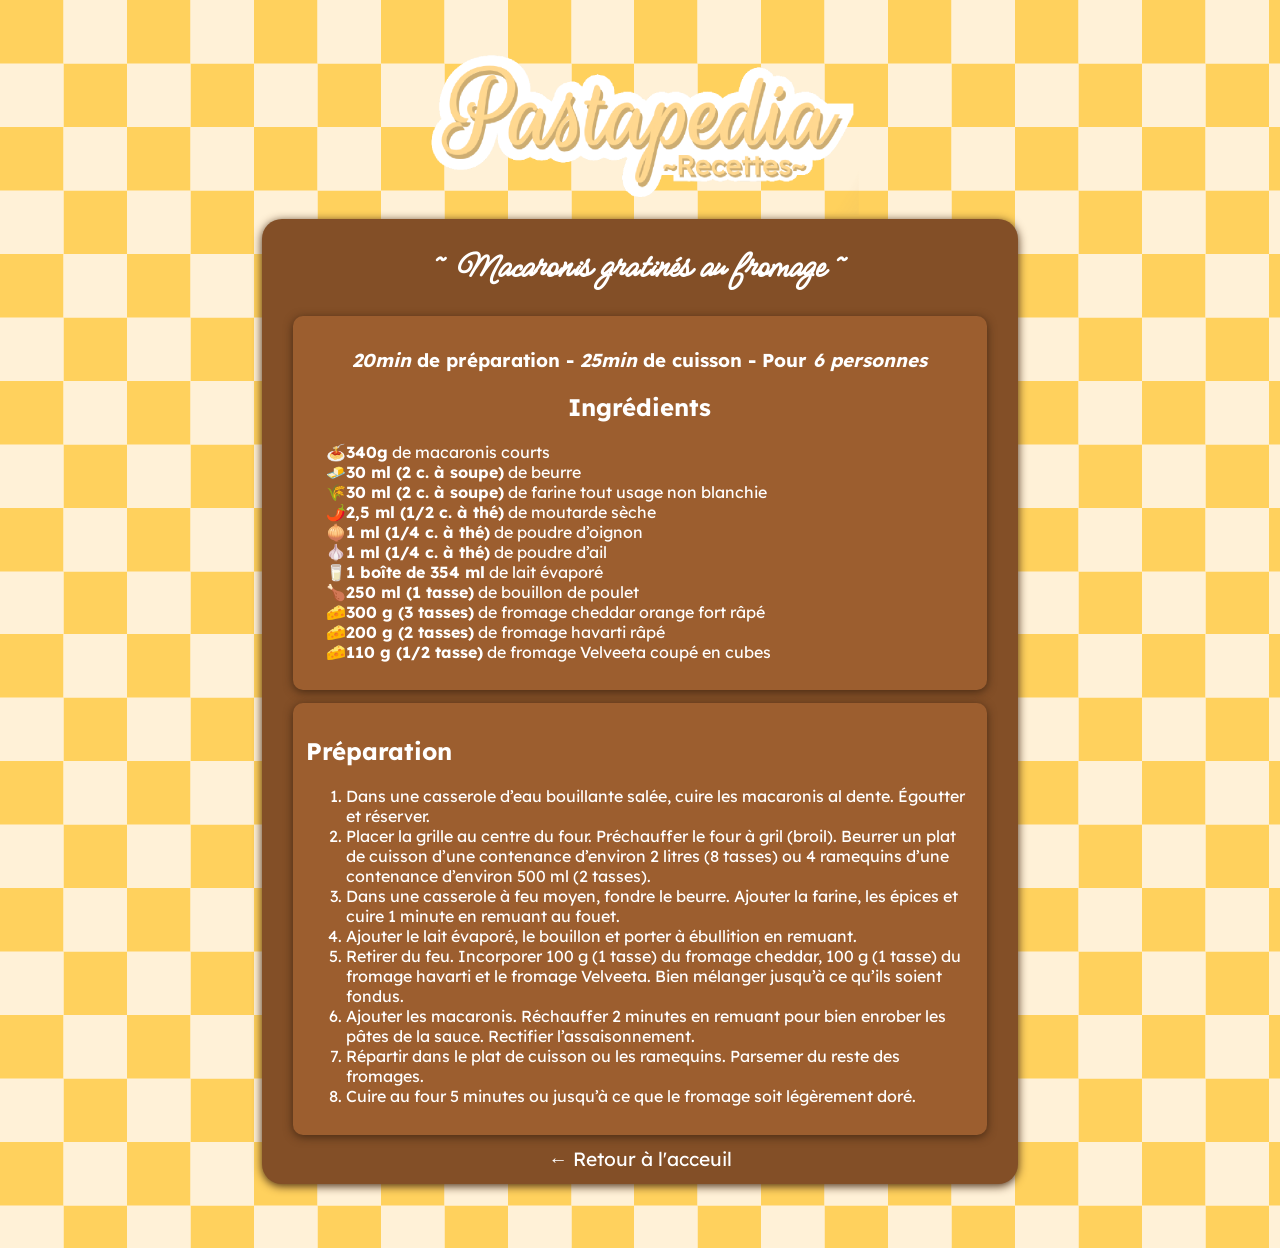
<file: macaroni.html>
<!DOCTYPE html>
<html>
	<head>
		<meta charset="utf-8">
		<title>Macaronis gratinés au fromage - Ricardo Cuisine</title>
		<meta name="viewport" content="width=device-width, initial-scale=1.0">
		<link rel="icon" href="pictures/favicon.svg">
		<link rel="stylesheet" href='style.css'>
        <link rel="preconnect" href="https://fonts.googleapis.com">
        <link rel="preconnect" href="https://fonts.gstatic.com" crossorigin>
        <link href="https://fonts.googleapis.com/css2?family=Lexend:wght@100..900&display=swap" rel="stylesheet">
        <link href="https://fonts.googleapis.com/css2?family=Meow+Script&display=swap" rel="stylesheet">
    </head>
	
	<body>
        <a href="index.html">
            <img src="pictures/logo.png" id="logo">
        </a>
        <div id="content-recette">
            <h1>~ Macaronis gratinés au fromage ~</h1>
            <div id="recette-ingredients">
                <h3><i>20min</i> de préparation - <i>25min</i> de cuisson - Pour <i>6 personnes</i></h3>
                <h2>Ingrédients</h2>
                <ul class="liste_ingredients">
                    <li style="list-style-type: '🍝';"> <b>340g</b> de macaronis courts</li>
                    <li style="list-style-type: '🧈';"> <b>30 ml (2 c. à soupe)</b> de beurre</li>
                    <li style="list-style-type: '🌾';"> <b>30 ml (2 c. à soupe)</b> de farine tout usage non blanchie</li>
                    <li style="list-style-type: '🌶️';"> <b>2,5 ml (1/2 c. à thé)</b> de moutarde sèche</li>
                    <li style="list-style-type: '🧅';"> <b>1 ml (1/4 c. à thé)</b> de poudre d’oignon</li>
                    <li style="list-style-type: '🧄';"> <b>1 ml (1/4 c. à thé)</b> de poudre d’ail</li>
                    <li style="list-style-type: '🥛';"> <b>1 boîte de 354 ml</b> de lait évaporé</li>
                    <li style="list-style-type: '🍗';"> <b>250 ml (1 tasse)</b> de bouillon de poulet</li>
                    <li style="list-style-type: '🧀';"> <b>300 g (3 tasses)</b> de fromage cheddar orange fort râpé</li>
                    <li style="list-style-type: '🧀';"> <b>200 g (2 tasses)</b> de fromage havarti râpé</li>
                    <li style="list-style-type: '🧀';"> <b>110 g (1/2 tasse)</b> de fromage Velveeta coupé en cubes</li>
                </ul>
            </div>
            <div id="recette-preparation">
                <h2>Préparation</h2>
                <ol>
                    <li>Dans une casserole d’eau bouillante salée, cuire les macaronis al dente. Égoutter et réserver.</li>
                    <li>Placer la grille au centre du four. Préchauffer le four à gril (broil). Beurrer un plat de cuisson d’une contenance d’environ 2 litres (8 tasses) ou 4 ramequins d’une contenance d’environ 500 ml (2 tasses).</li>
                    <li>Dans une casserole à feu moyen, fondre le beurre. Ajouter la farine, les épices et cuire 1 minute en remuant au fouet.</li>
                    <li>Ajouter le lait évaporé, le bouillon et porter à ébullition en remuant.</li>
                    <li>Retirer du feu. Incorporer 100 g (1 tasse) du fromage cheddar, 100 g (1 tasse) du fromage havarti et le fromage Velveeta. Bien mélanger jusqu’à ce qu’ils soient fondus.</li>
                    <li>Ajouter les macaronis. Réchauffer 2 minutes en remuant pour bien enrober les pâtes de la sauce. Rectifier l’assaisonnement.</li>
                    <li>Répartir dans le plat de cuisson ou les ramequins. Parsemer du reste des fromages.</li>
                    <li>Cuire au four 5 minutes ou jusqu’à ce que le fromage soit légèrement doré.</li>
                </ol>
            </div>
            <a href="index.html" class="return">← Retour à l'acceuil</a>
        </div>
	</body>
</html>
</file>
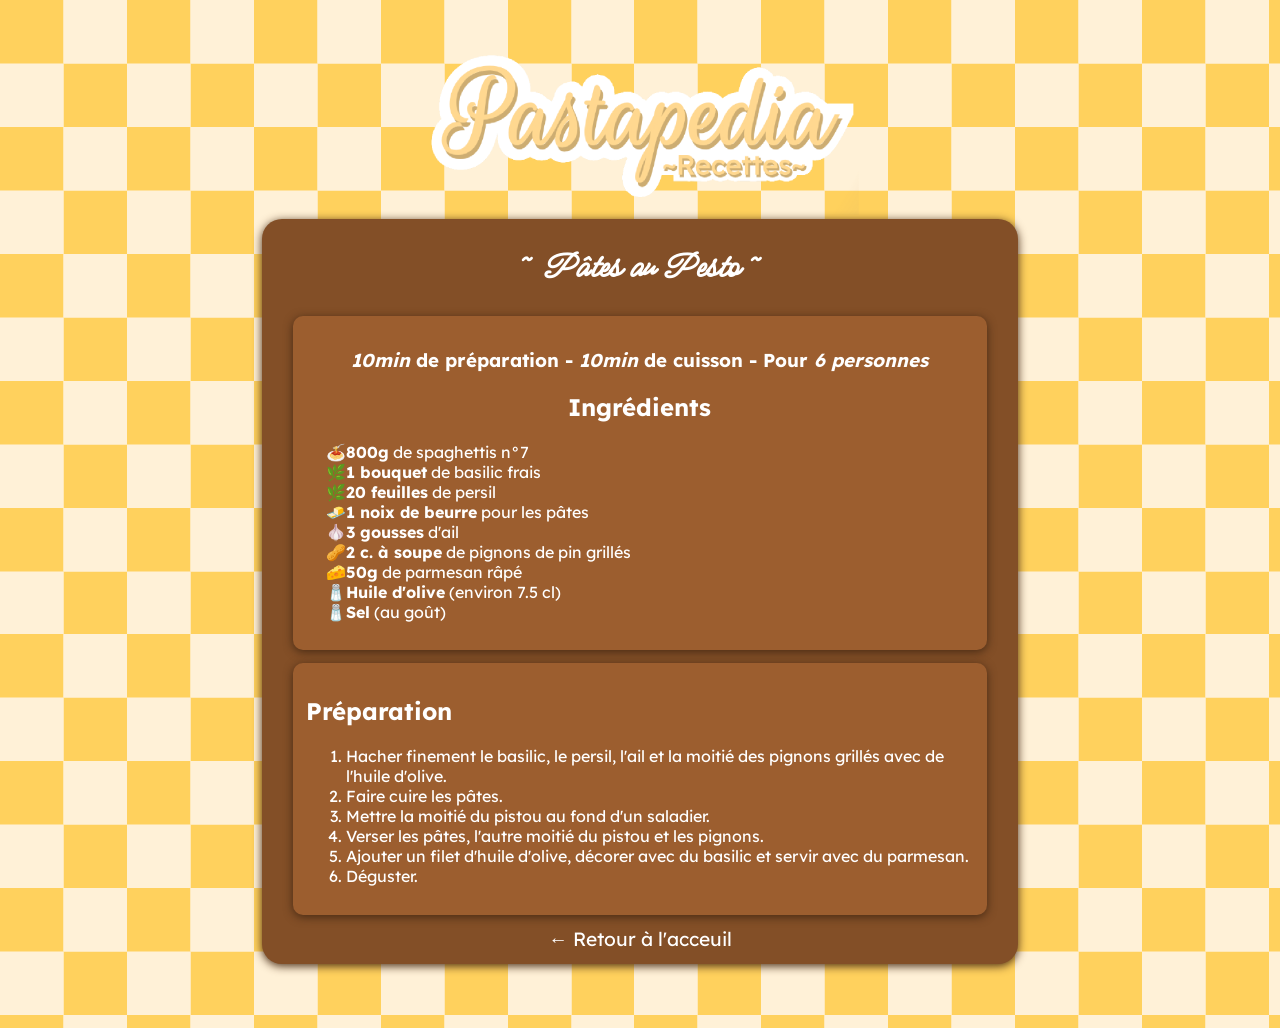
<file: pesto.html>
<!DOCTYPE html>
<html>
	<head>
		<meta charset="utf-8">
		<title>Pesto - Pastapedia</title>
		<meta name="viewport" content="width=device-width, initial-scale=1.0">
		<link rel="icon" href="pictures/favicon.svg">
		<link rel="stylesheet" href='style.css'>
		<link rel="preconnect" href="https://fonts.googleapis.com">
		<link rel="preconnect" href="https://fonts.gstatic.com" crossorigin>
		<link href="https://fonts.googleapis.com/css2?family=Lexend:wght@100..900&display=swap" rel="stylesheet">
        <link href="https://fonts.googleapis.com/css2?family=Meow+Script&display=swap" rel="stylesheet">
    </head>
	<body>
		<a href="index.html">
            <img src="pictures/logo.png" id="logo">
        </a>
		<div id="content-recette">
			<h1>~ Pâtes au Pesto ~</h1>
			<div id="recette-ingredients">
				<h3><i>10min</i> de préparation - <i>10min</i> de cuisson -  Pour <i>6 personnes</i></h3>
				<h2>Ingrédients</h2>
				<ul class="liste_ingredients">
					<li style="list-style-type: '🍝';"> <b>800g</b> de spaghettis n°7</li>
					<li style="list-style-type: '🌿';"> <b>1 bouquet</b> de basilic frais</li>
					<li style="list-style-type: '🌿';"> <b>20 feuilles</b> de persil</li>
					<li style="list-style-type: '🧈';"> <b>1 noix de beurre</b> pour les pâtes</li>
					<li style="list-style-type: '🧄';"> <b>3 gousses</b> d'ail</li>
					<li style="list-style-type: '🥜';"> <b>2 c. à soupe</b> de pignons de pin grillés</li>
					<li style="list-style-type: '🧀';"> <b>50g</b> de parmesan râpé</li>
					<li style="list-style-type: '🧂';"> <b>Huile d'olive</b> (environ 7.5 cl)</li>
					<li style="list-style-type: '🧂';"> <b>Sel</b> (au goût)</li>
				</ul>
			</div>
			<div id="recette-preparation">
				<h2>Préparation</h2>
				<ol>
					<li>Hacher finement le basilic, le persil, l'ail et la moitié des pignons grillés avec de l'huile d'olive.</li>
					<li>Faire cuire les pâtes.</li>
					<li>Mettre la moitié du pistou au fond d'un saladier.</li>
					<li>Verser les pâtes, l'autre moitié du pistou et les pignons.</li>
					<li>Ajouter un filet d'huile d'olive, décorer avec du basilic et servir avec du parmesan.</li>
					<li>Déguster.</li>
				</ol>
			</div>
			<a href="index.html" class="return">← Retour à l'acceuil</a>
		</div>
	</body>
</html>
</file>
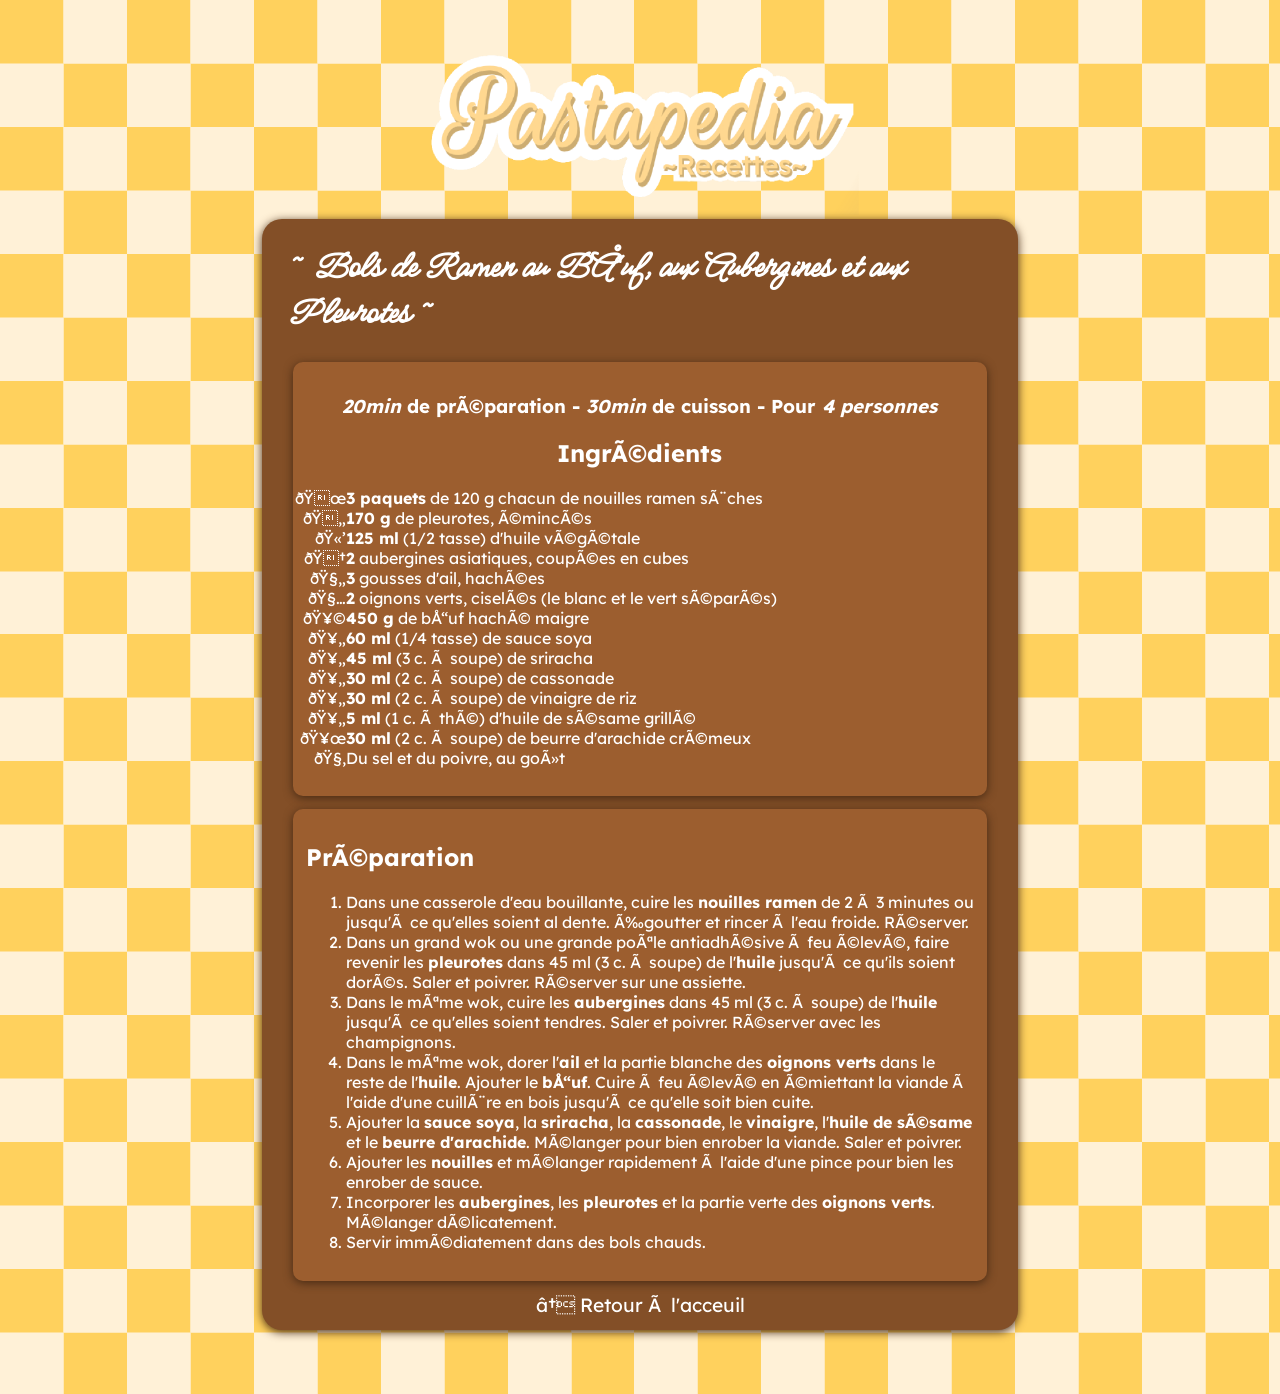
<file: ramen.html>
<!DOCTYPE html>

<html>
<head>
    <meta charset="uft-8">
    <title>Bols de Ramen au Bœuf - Pastapedia</title>
    <meta name="viewport" content="width=device-width, initial-scale=1.0">
    <link rel="icon" href="pictures/favicon.svg">
    <link rel="stylesheet" href='style.css'>
    <link rel="preconnect" href="https://fonts.googleapis.com">
    <link rel="preconnect" href="https://fonts.gstatic.com" crossorigin>
    <link href="https://fonts.googleapis.com/css2?family=Lexend:wght@100..900&display=swap" rel="stylesheet">
    <link href="https://fonts.googleapis.com/css2?family=Meow+Script&display=swap" rel="stylesheet">
</head>

<body>
<a href="index.html">
    <img src="pictures/logo.png" id="logo">
</a>
<div id="content-recette">
    <h1>~ Bols de Ramen au Bœuf, aux Aubergines et aux Pleurotes ~</h1>
    <div id="recette-ingredients">
        <h3><i>20min</i> de préparation - <i>30min</i> de cuisson - Pour <i>4 personnes</i></h3>
        <h2>Ingrédients</h2>
        <ul class="liste_ingredients">
            <li style="list-style-type: '🍜';"> <b>3 paquets</b> de 120 g chacun de nouilles ramen sèches</li>
            <li style="list-style-type: '🍄';"> <b>170 g</b> de pleurotes, émincés</li>
            <li style="list-style-type: '🫒';"> <b>125 ml</b> (1/2 tasse) d'huile végétale</li>
            <li style="list-style-type: '🍆';"> <b>2</b> aubergines asiatiques, coupées en cubes</li>
            <li style="list-style-type: '🧄';"> <b>3</b> gousses d'ail, hachées</li>
            <li style="list-style-type: '🧅';"> <b>2</b> oignons verts, ciselés (le blanc et le vert séparés)</li>
            <li style="list-style-type: '🥩';"> <b>450 g</b> de bœuf haché maigre</li>
            <li style="list-style-type: '🥄';"> <b>60 ml</b> (1/4 tasse) de sauce soya</li>
            <li style="list-style-type: '🥄';"> <b>45 ml</b> (3 c. à soupe) de sriracha</li>
            <li style="list-style-type: '🥄';"> <b>30 ml</b> (2 c. à soupe) de cassonade</li>
            <li style="list-style-type: '🥄';"> <b>30 ml</b> (2 c. à soupe) de vinaigre de riz</li>
            <li style="list-style-type: '🥄';"> <b>5 ml</b> (1 c. à thé) d'huile de sésame grillé</li>
            <li style="list-style-type: '🥜';"> <b>30 ml</b> (2 c. à soupe) de beurre d'arachide crémeux</li>
            <li style="list-style-type: '🧂';"> Du sel et du poivre, au goût</li>
        </ul>
    </div>
    <div id="recette-preparation">
        <h2>Préparation</h2>
        <ol>
            <li>Dans une casserole d'eau bouillante, cuire les <b>nouilles ramen</b> de 2 à 3 minutes ou jusqu'à ce qu'elles soient al dente. Égoutter et rincer à l'eau froide. Réserver.</li>
            <li>Dans un grand wok ou une grande poêle antiadhésive à feu élevé, faire revenir les <b>pleurotes</b> dans 45 ml (3 c. à soupe) de l'<b>huile</b> jusqu'à ce qu'ils soient dorés. Saler et poivrer. Réserver sur une assiette.</li>
            <li>Dans le même wok, cuire les <b>aubergines</b> dans 45 ml (3 c. à soupe) de l'<b>huile</b> jusqu'à ce qu'elles soient tendres. Saler et poivrer. Réserver avec les champignons.</li>
            <li>Dans le même wok, dorer l'<b>ail</b> et la partie blanche des <b>oignons verts</b> dans le reste de l'<b>huile</b>. Ajouter le <b>bœuf</b>. Cuire à feu élevé en émiettant la viande à l'aide d'une cuillère en bois jusqu'à ce qu'elle soit bien cuite.</li>
            <li>Ajouter la <b>sauce soya</b>, la <b>sriracha</b>, la <b>cassonade</b>, le <b>vinaigre</b>, l'<b>huile de sésame</b> et le <b>beurre d'arachide</b>. Mélanger pour bien enrober la viande. Saler et poivrer.</li>
            <li>Ajouter les <b>nouilles</b> et mélanger rapidement à l'aide d'une pince pour bien les enrober de sauce.</li>
            <li>Incorporer les <b>aubergines</b>, les <b>pleurotes</b> et la partie verte des <b>oignons verts</b>. Mélanger délicatement.</li>
            <li>Servir immédiatement dans des bols chauds.</li>
        </ol>
    </div>
    <a href="index.html" class="return">← Retour à l'acceuil</a>
</div>
</body>
</html>
</file>
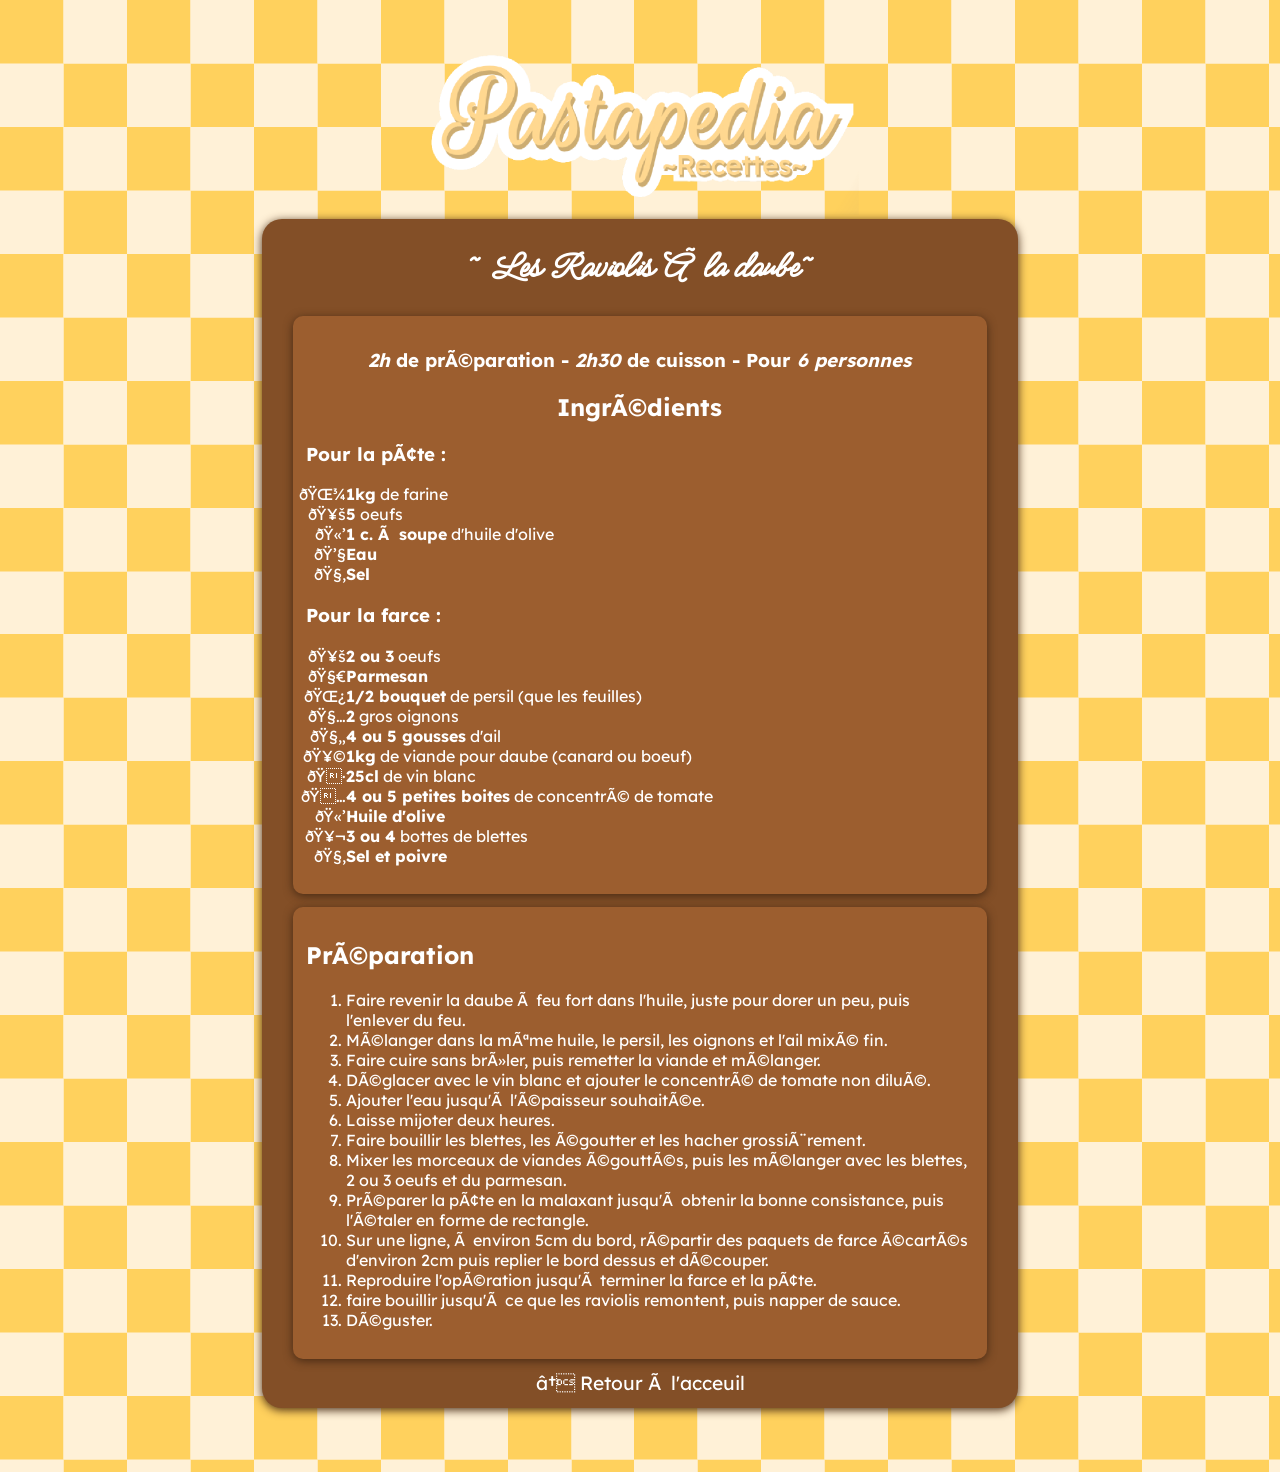
<file: raviolis.html>
<!DOCTYPE html>

<html>
	<head>
		<meta charset="uft-8">
		<title>Raviolis - Pastapedia</title>
		<meta name="viewport" content="width=device-width, initial-scale=1.0">
		<link rel="icon" href="pictures/favicon.svg">
		<link rel="stylesheet" href='style.css'>
        <link rel="preconnect" href="https://fonts.googleapis.com">
        <link rel="preconnect" href="https://fonts.gstatic.com" crossorigin>
        <link href="https://fonts.googleapis.com/css2?family=Lexend:wght@100..900&display=swap" rel="stylesheet">
        <link href="https://fonts.googleapis.com/css2?family=Meow+Script&display=swap" rel="stylesheet">
    </head>
	
	<body>
        <a href="index.html">
            <img src="pictures/logo.png" id="logo">
        </a>
        <div id="content-recette">
            <h1>~ Les Raviolis à la daube~</h1>
            <div id="recette-ingredients">
                <h3><i>2h</i> de préparation - <i>2h30</i> de cuisson - Pour <i>6 personnes</i></h3>
                <h2>Ingrédients</h2>
                <h3 class="clue">Pour la pâte :</h3>
                <ul class="liste_ingredients">
                    <li style="list-style-type: '🌾';"> <b>1kg</b> de farine</li>
                    <li style="list-style-type: '🥚';"> <b>5</b> oeufs</li>
                    <li style="list-style-type: '🫒';"> <b>1 c. à soupe</b> d'huile d'olive</li>
                    <li style="list-style-type: '💧';"> <b>Eau</b></li>
                    <li style="list-style-type: '🧂';"> <b>Sel</b></li>
                </ul>
                <h3 class="clue">Pour la farce :</h3>
                <ul class="liste_ingredients">
                    <li style="list-style-type: '🥚';"> <b>2 ou 3</b> oeufs</li>
                    <li style="list-style-type: '🧀';"> <b>Parmesan</b></li>
                    <li style="list-style-type: '🌿';"> <b>1/2 bouquet</b> de persil (que les feuilles)</li>
                    <li style="list-style-type: '🧅';"> <b>2</b> gros oignons</li>
                    <li style="list-style-type: '🧄';"> <b>4 ou 5 gousses</b> d'ail</li>
                    <li style="list-style-type: '🥩';"> <b>1kg</b> de viande pour daube (canard ou boeuf)</li>
                    <li style="list-style-type: '🍷';"> <b>25cl</b> de vin blanc</li>
                    <li style="list-style-type: '🍅';"> <b>4 ou 5 petites boites</b> de concentré de tomate</li>
                    <li style="list-style-type: '🫒';"> <b>Huile d'olive</b></li>
                    <li style="list-style-type: '🥬';"> <b>3 ou 4</b> bottes de blettes</li>
                    <li style="list-style-type: '🧂';"> <b>Sel et poivre</b></li>
                </ul>
            </div>
            <div id="recette-preparation">
                <h2>Préparation</h2>
                <ol>
                    <li>Faire revenir la daube à feu fort dans l'huile, juste pour dorer un peu, puis l'enlever du feu.</li>
                    <li>Mélanger dans la même huile, le persil, les oignons et l'ail mixé fin.</li>
                    <li>Faire cuire sans brûler, puis remetter la viande et mélanger.</li> 
                    <li>Déglacer avec le vin blanc et ajouter le concentré de tomate non dilué.</li>
                    <li>Ajouter l'eau jusqu'à l'épaisseur souhaitée.</li>
                    <li>Laisse mijoter deux heures.</li>
                    <li>Faire bouillir les blettes, les égoutter et les hacher grossièrement.</li>
                    <li>Mixer les morceaux de viandes égouttés, puis les mélanger avec les blettes, 2 ou 3 oeufs et du parmesan.</li>
                    <li>Préparer la pâte en la malaxant jusqu'à obtenir la bonne consistance, puis l'étaler en forme de rectangle.</li>
                    <li>Sur une ligne, à environ 5cm du bord, répartir des paquets de farce écartés d'environ 2cm puis replier le bord dessus et découper.</li>
                    <li>Reproduire l'opération jusqu'à terminer la farce et la pâte.</li>
                    <li>faire bouillir jusqu'à ce que les raviolis remontent, puis napper de sauce.</li>
                    <li>Déguster.</li>
                </ol>
            </div>
            <a href="index.html" class="return">← Retour à l'acceuil</a>
        </div>
	</body>
</html>
</file>
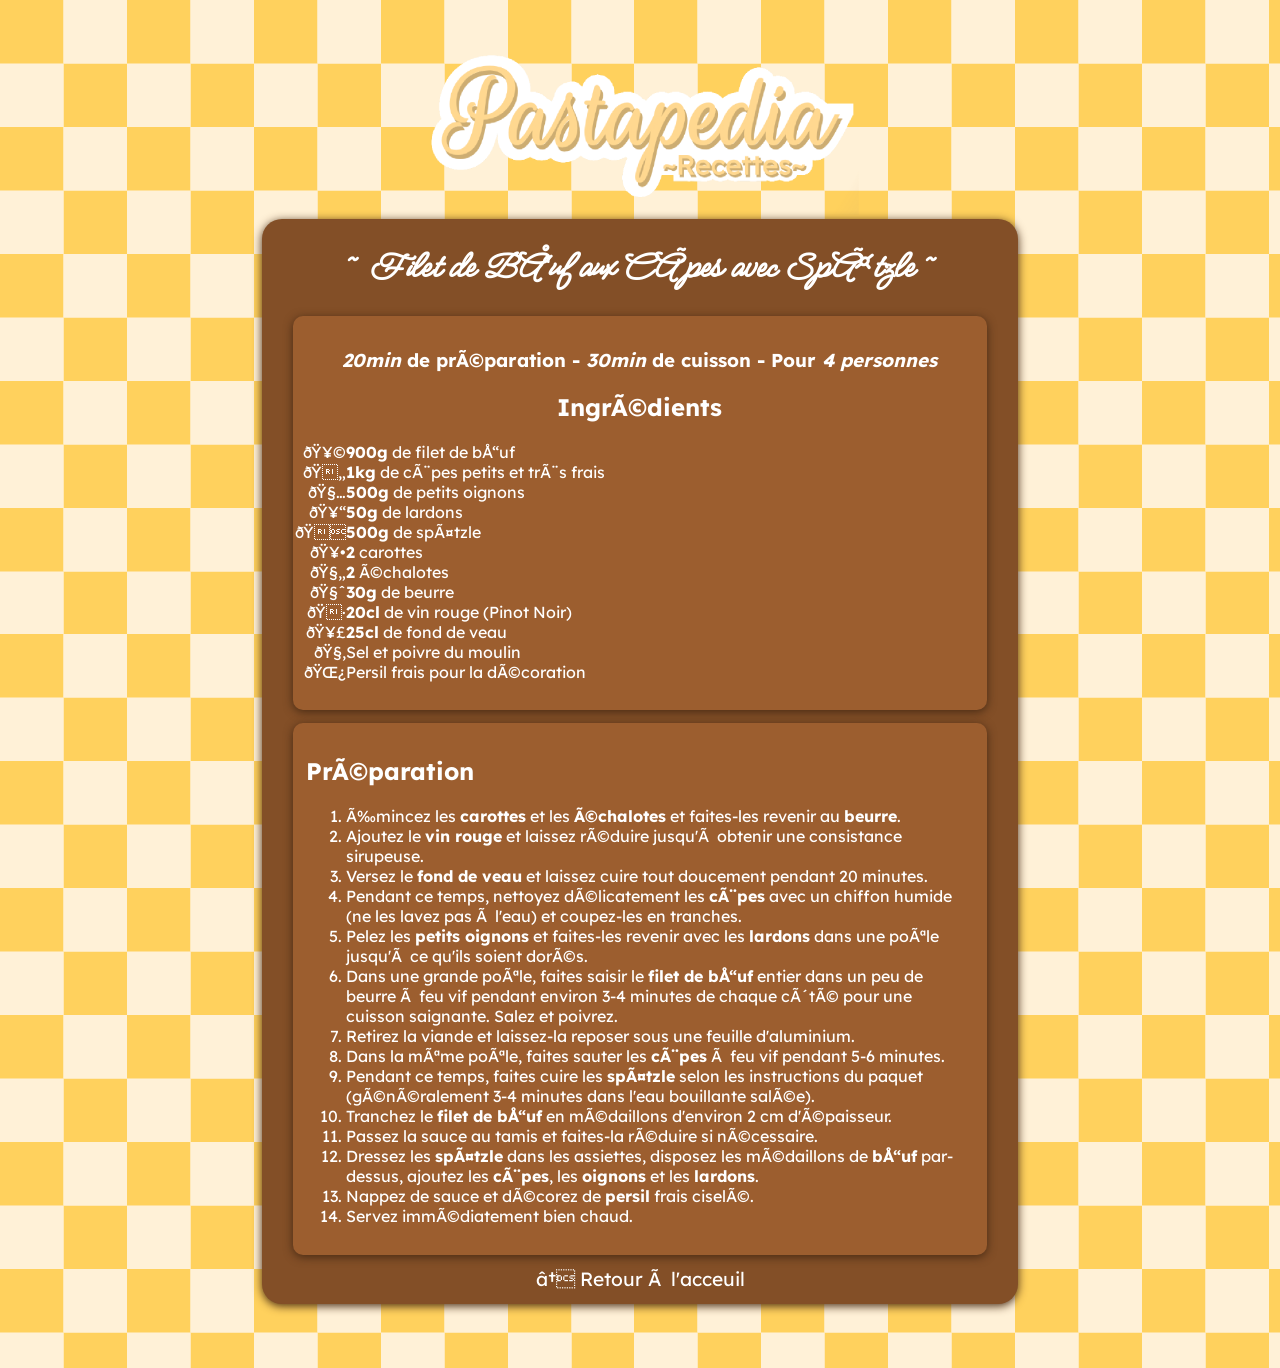
<file: spatzle.html>
<!DOCTYPE html>

<html>
<head>
    <meta charset="uft-8">
    <title>Spatzle - Pastapedia</title>
    <meta name="viewport" content="width=device-width, initial-scale=1.0">
    <link rel="icon" href="pictures/favicon.svg">
    <link rel="stylesheet" href='style.css'>
    <link rel="preconnect" href="https://fonts.googleapis.com">
    <link rel="preconnect" href="https://fonts.gstatic.com" crossorigin>
    <link href="https://fonts.googleapis.com/css2?family=Lexend:wght@100..900&display=swap" rel="stylesheet">
    <link href="https://fonts.googleapis.com/css2?family=Meow+Script&display=swap" rel="stylesheet">
</head>

<body>
<a href="index.html">
    <img src="pictures/logo.png" id="logo">
</a>
<div id="content-recette">
    <h1>~ Filet de Bœuf aux Cèpes avec Spätzle ~</h1>
    <div id="recette-ingredients">
        <h3><i>20min</i> de préparation - <i>30min</i> de cuisson - Pour <i>4 personnes</i></h3>
        <h2>Ingrédients</h2>
        <ul class="liste_ingredients">
            <li style="list-style-type: '🥩';"> <b>900g</b> de filet de bœuf</li>
            <li style="list-style-type: '🍄';"> <b>1kg</b> de cèpes petits et très frais</li>
            <li style="list-style-type: '🧅';"> <b>500g</b> de petits oignons</li>
            <li style="list-style-type: '🥓';"> <b>50g</b> de lardons</li>
            <li style="list-style-type: '🍝';"> <b>500g</b> de spätzle</li>
            <li style="list-style-type: '🥕';"> <b>2</b> carottes</li>
            <li style="list-style-type: '🧄';"> <b>2</b> échalotes</li>
            <li style="list-style-type: '🧈';"> <b>30g</b> de beurre</li>
            <li style="list-style-type: '🍷';"> <b>20cl</b> de vin rouge (Pinot Noir)</li>
            <li style="list-style-type: '🥣';"> <b>25cl</b> de fond de veau</li>
            <li style="list-style-type: '🧂';"> Sel et poivre du moulin</li>
            <li style="list-style-type: '🌿';"> Persil frais pour la décoration</li>
        </ul>
    </div>
    <div id="recette-preparation">
        <h2>Préparation</h2>
        <ol>
            <li>Émincez les <b>carottes</b> et les <b>échalotes</b> et faites-les revenir au <b>beurre</b>.</li>
            <li>Ajoutez le <b>vin rouge</b> et laissez réduire jusqu'à obtenir une consistance sirupeuse.</li>
            <li>Versez le <b>fond de veau</b> et laissez cuire tout doucement pendant 20 minutes.</li>
            <li>Pendant ce temps, nettoyez délicatement les <b>cèpes</b> avec un chiffon humide (ne les lavez pas à l'eau) et coupez-les en tranches.</li>
            <li>Pelez les <b>petits oignons</b> et faites-les revenir avec les <b>lardons</b> dans une poêle jusqu'à ce qu'ils soient dorés.</li>
            <li>Dans une grande poêle, faites saisir le <b>filet de bœuf</b> entier dans un peu de beurre à feu vif pendant environ 3-4 minutes de chaque côté pour une cuisson saignante. Salez et poivrez.</li>
            <li>Retirez la viande et laissez-la reposer sous une feuille d'aluminium.</li>
            <li>Dans la même poêle, faites sauter les <b>cèpes</b> à feu vif pendant 5-6 minutes.</li>
            <li>Pendant ce temps, faites cuire les <b>spätzle</b> selon les instructions du paquet (généralement 3-4 minutes dans l'eau bouillante salée).</li>
            <li>Tranchez le <b>filet de bœuf</b> en médaillons d'environ 2 cm d'épaisseur.</li>
            <li>Passez la sauce au tamis et faites-la réduire si nécessaire.</li>
            <li>Dressez les <b>spätzle</b> dans les assiettes, disposez les médaillons de <b>bœuf</b> par-dessus, ajoutez les <b>cèpes</b>, les <b>oignons</b> et les <b>lardons</b>.</li>
            <li>Nappez de sauce et décorez de <b>persil</b> frais ciselé.</li>
            <li>Servez immédiatement bien chaud.</li>
        </ol>
    </div>
    <a href="index.html" class="return">← Retour à l'acceuil</a>
</div>
</body>
</html>
</file>
<file: style.css>
/* === Base === */
body {
    background-color: #fff1d7;
    background-image: url("pictures/background11.svg");
    text-align: center;
    color: #ffffff; /*#4f2b0f*/
    font-family: "Lexend";
}

h1 {
    font-family: "Meow Script";
    font-size: 3vw;
}

a:link,
a:visited {
    color: white;
    text-decoration: none;
}

a:hover {
    color: #ffd15d;
}

/* === Logo === */
#logo {
    width: 35vw;
    height: auto;
    animation: small_logo 0.5s 1;
}

#logo:hover {
    animation: big_logo 0.5s 1;
    width: 40%;
}

@keyframes big_logo {
    from { width: 35%; }
    to { width: 40%; }
}

@keyframes small_logo {
    from { width: 40%; }
    to { width: 35%; }
}

/* === Content Blocks === */
#content,
#content-recette {
    width: 55vw;
    margin: auto auto 5vw auto;
    height: fit-content;
    padding: 2vw;
    border-radius: 20px;
    background-color: #834F27; /*#f71905*/
    box-shadow: 0px 2px 10px #513018;
    align-items: center;
    text-align: left;
}

#content-recette {
    display: flex;
    flex-wrap: wrap;
    flex-direction: column;
    box-shadow: 0px 2px 10px #472a14;
    padding: 0 2vw;
}

/* === Recipe Elements === */
#discover {
    display: grid;
    grid-template-columns: repeat(4, 1fr);
    gap: 1vw;
    justify-content: center;
}

.recette-list {
    background-color: #9C5E2F;
    box-shadow: 0px 2px 10px #513018;
    border-radius: 10px;
    padding: 6%;
    text-align: center;
    align-items: center;
}

.recette-list:hover {
    background-color: #ae6c3b;
}

.illu {
    width: 100%;
    height: auto;
    border-radius: 5px;
}

#recette-ingredients,
#recette-preparation {
    width: 95%;
    background-color: #9C5E2F;
    box-shadow: 0px 2px 10px #472a14;
    border-radius: 10px;
    padding: 1vw;
}

#recette-ingredients {
    margin: auto auto 1vw auto;
    text-align: center;
}

#recette-preparation {
    text-align: left;
}

.clue {
    text-align: left;
}

.liste_ingredients{
    text-align: left
}
.return {
    margin: 1vw 0;
    font-size: 1.5vw;
    text-decoration: none;
}

/* === Footer === */
#footer {
    margin: 4% 0 2% 0;
    text-align: right;
}
#footer a{
    text-decoration: underline;
}
/* === Responsive === */
@media screen and (max-width: 1100px) {
    body {
        font-size: 3vw;
    }

    #logo {
        width: 50vw;
    }

    #logo:hover {
        width: 55vw;
    }

    @keyframes big_logo {
        from { width: 50vw; }
        to { width: 55vw; }
    }

    @keyframes small_logo {
        from { width: 55vw; }
        to { width: 50vw; }
    }

    #content,
    #content-recette {
        width: 80vw;
        border-radius: 15px;
        margin: auto auto 10vw auto;
    }

    #content {
        padding: 3vw;
    }

    #content-recette {
        padding: 0 2vw;
        gap: 2vw;
    }

    #discover {
        grid-template-columns: repeat(3, 1fr);
        gap: 2vw;
    }

    .recette-list {
        font-size: 90%;
    }

    #recette-ingredients,
    #recette-preparation {
        width: 90%;
        padding: 1.5vw;
    }

    #footer {
        text-align: center;
    }

    h1 {
        font-size: 5vw;
    }

    .return {
        font-size: 3vw;
        margin: 1vw 0 2vw 0;
    }
}
</file>
